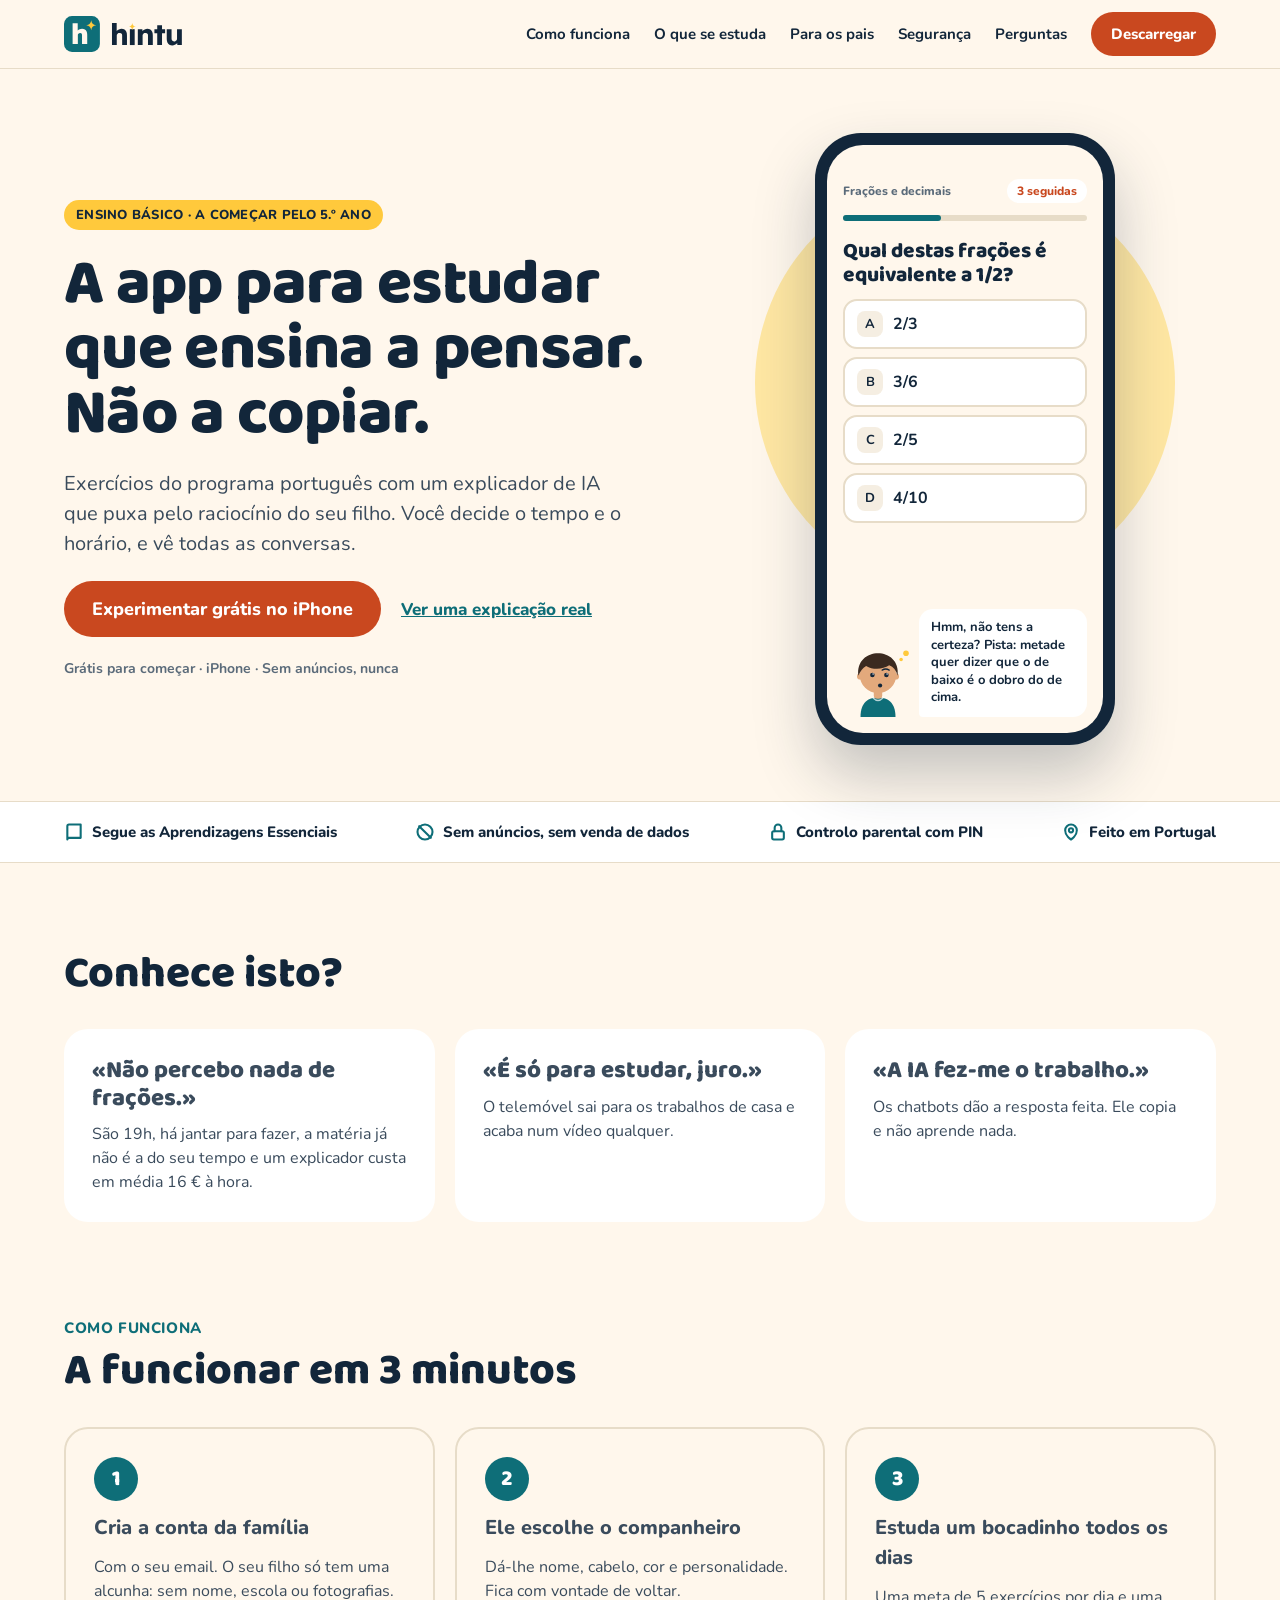
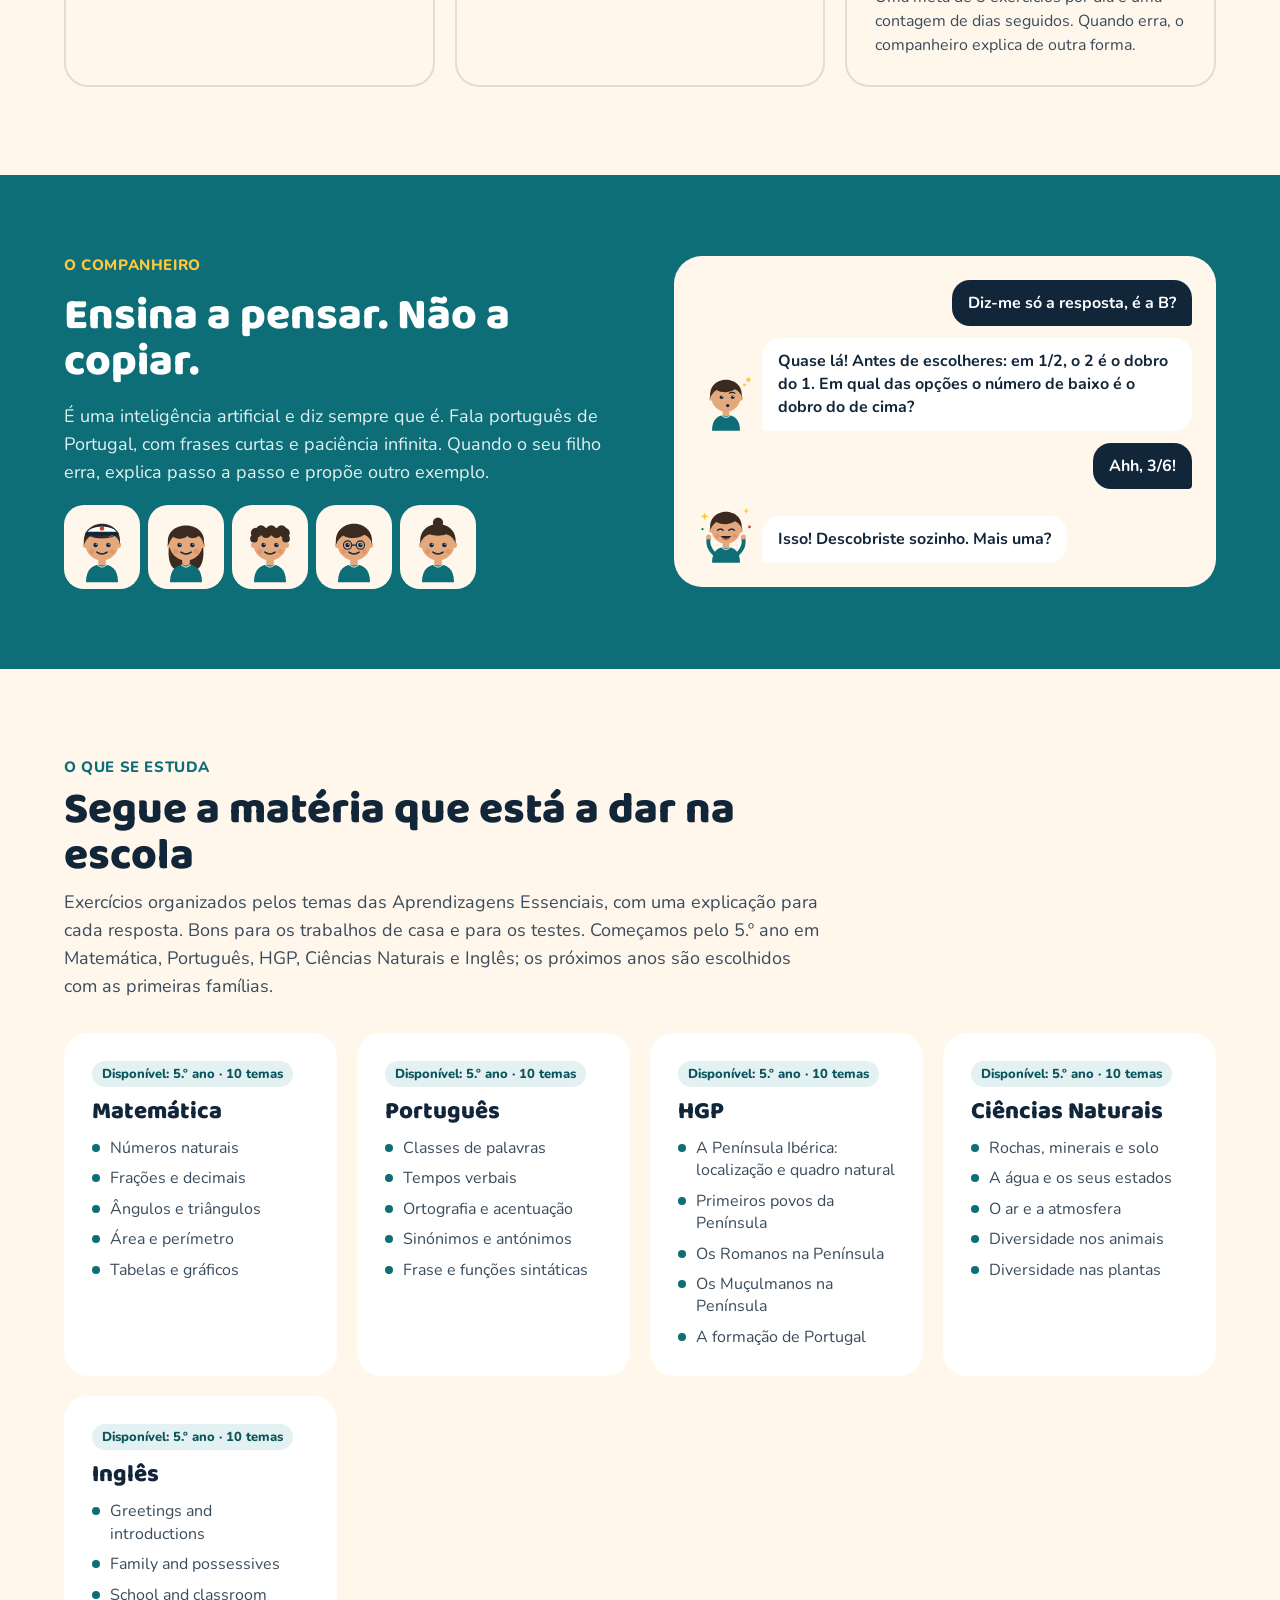
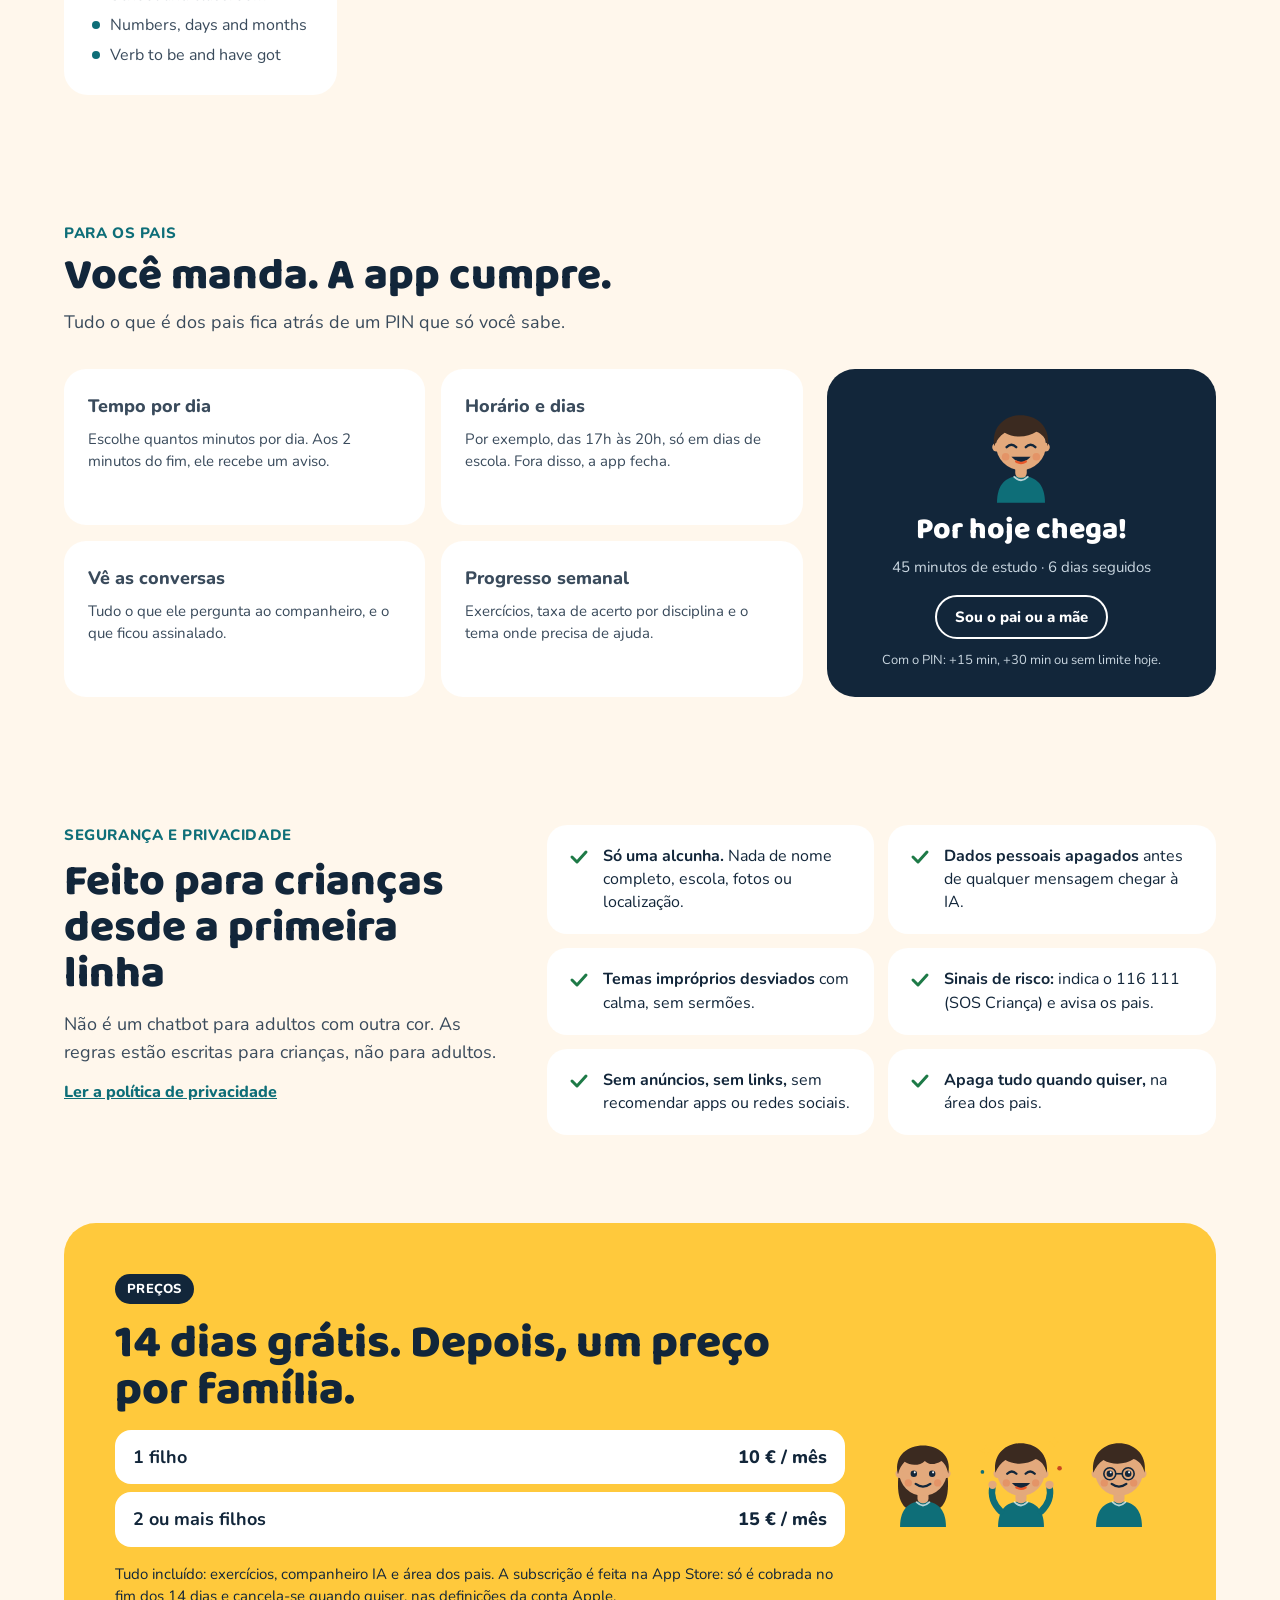
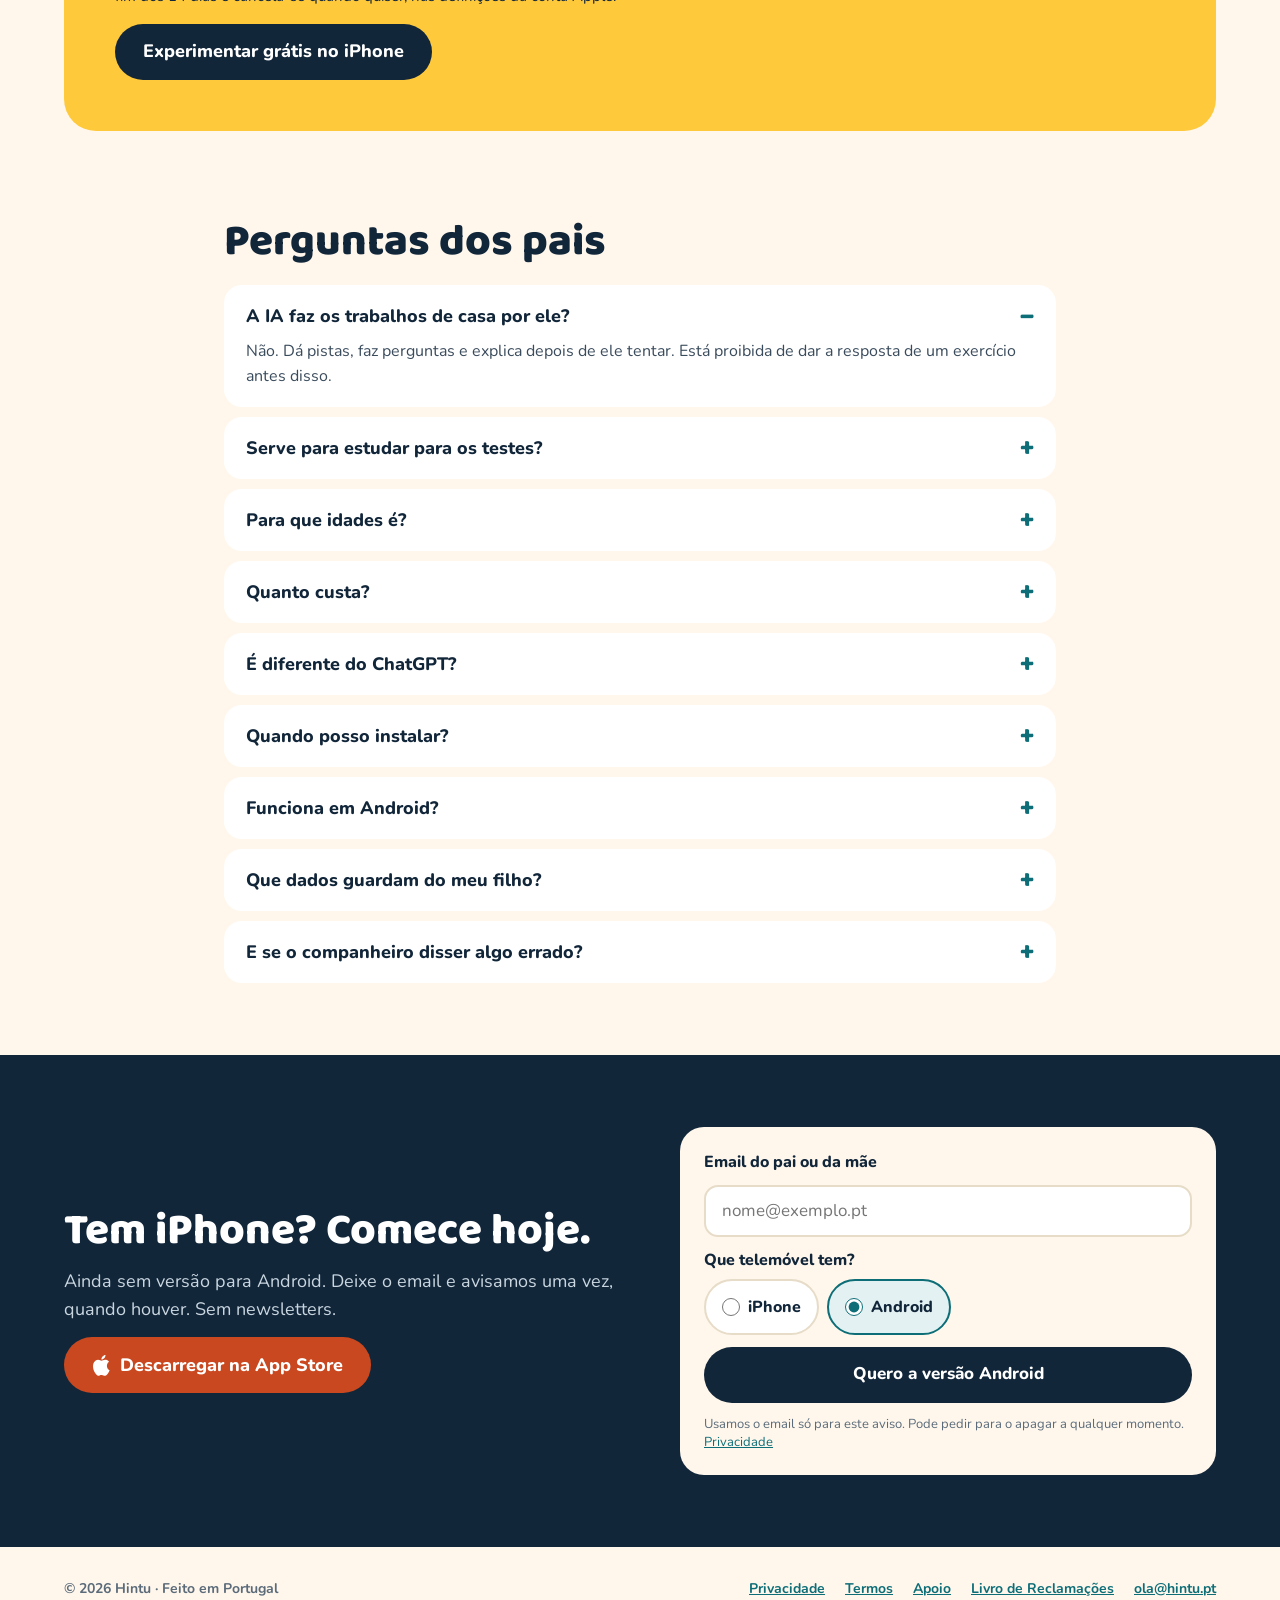
<file: index.html>
<!DOCTYPE html>
<html lang="pt-PT">
<head>
<meta charset="utf-8">
<meta name="viewport" content="width=device-width, initial-scale=1, viewport-fit=cover">
<title>Hintu · App para estudar com IA que dá pistas, não respostas</title>
<meta name="description" content="App para estudar com um explicador de IA que dá pistas em vez de respostas. Exercícios de Matemática, Português, HGP, Ciências Naturais e Inglês do programa, a começar pelo 5.º ano. Os pais controlam o tempo e veem as conversas.">
<link rel="canonical" href="https://hintu.pt/">
<meta name="theme-color" content="#FFF7EC">
<link rel="icon" href="/favicon.svg?v=2" type="image/svg+xml">
<link rel="icon" href="/favicon.ico?v=2" sizes="32x32">
<link rel="apple-touch-icon" href="/apple-touch-icon.png?v=2">
<meta property="og:type" content="website">
<meta property="og:locale" content="pt_PT">
<meta property="og:site_name" content="Hintu">
<meta property="og:url" content="https://hintu.pt/">
<meta property="og:title" content="Hintu · A app para estudar que ensina a pensar. Não a copiar.">
<meta property="og:description" content="Um explicador de IA que dá pistas em vez de respostas, com exercícios do programa português. Os pais controlam o tempo e veem as conversas.">
<meta property="og:image" content="https://hintu.pt/og.png?v=2">
<meta property="og:image:width" content="1200">
<meta property="og:image:height" content="630">
<meta name="twitter:card" content="summary_large_image">
<meta name="twitter:title" content="Hintu · A app para estudar que ensina a pensar. Não a copiar.">
<meta name="twitter:description" content="Um explicador de IA que dá pistas em vez de respostas, com exercícios do programa português. Os pais controlam o tempo e veem as conversas.">
<link rel="preload" href="/baloo-2-latin-800-normal.woff2" as="font" type="font/woff2" crossorigin>
<link rel="preload" href="/nunito-latin-400-normal.woff2" as="font" type="font/woff2" crossorigin>
<link rel="stylesheet" href="/site.css?v=2">
<script type="application/ld+json">
{
  "@context": "https://schema.org",
  "@graph": [
    {
      "@type": "Organization",
      "@id": "https://hintu.pt/#org",
      "name": "Hintu",
      "url": "https://hintu.pt/",
      "logo": "https://hintu.pt/apple-touch-icon.png",
      "email": "ola@hintu.pt",
      "contactPoint": [
        {"@type": "ContactPoint", "contactType": "customer support", "email": "apoio@hintu.pt", "availableLanguage": "pt-PT"},
        {"@type": "ContactPoint", "contactType": "privacy", "email": "privacidade@hintu.pt", "availableLanguage": "pt-PT"}
      ]
    },
    {
      "@type": "WebSite",
      "@id": "https://hintu.pt/#site",
      "url": "https://hintu.pt/",
      "name": "Hintu",
      "inLanguage": "pt-PT",
      "publisher": {"@id": "https://hintu.pt/#org"}
    },
    {
      "@type": "MobileApplication",
      "name": "Hintu",
      "operatingSystem": "iOS",
      "applicationCategory": "EducationalApplication",
      "url": "https://hintu.pt/",
      "inLanguage": "pt-PT",
      "offers": {"@type": "AggregateOffer", "lowPrice": "10", "highPrice": "15", "priceCurrency": "EUR", "offerCount": 2},
      "audience": {"@type": "EducationalAudience", "educationalRole": "student", "audienceType": "Alunos do ensino básico"},
      "description": "App para estudar com um explicador de IA que dá pistas em vez de respostas. Exercícios de Matemática, Português, HGP, Ciências Naturais e Inglês segundo as Aprendizagens Essenciais, a começar pelo 5.º ano, com controlo parental de tempo e horário.",
      "publisher": {"@id": "https://hintu.pt/#org"}
    },
    {
      "@type": "FAQPage",
      "mainEntity": [
        {"@type": "Question", "name": "A IA faz os trabalhos de casa por ele?", "acceptedAnswer": {"@type": "Answer", "text": "Não. Dá pistas, faz perguntas e explica depois de ele tentar. Está proibida de dar a resposta de um exercício antes disso."}},
        {"@type": "Question", "name": "Serve para estudar para os testes?", "acceptedAnswer": {"@type": "Answer", "text": "Sim. Os exercícios seguem os temas que estão a dar na escola, segundo as Aprendizagens Essenciais, e o companheiro explica de outra forma quando o aluno erra. Neste momento cobrimos o 5.º ano em Matemática, Português, HGP, Ciências Naturais e Inglês."}},
        {"@type": "Question", "name": "Para que idades é?", "acceptedAnswer": {"@type": "Answer", "text": "Para o ensino básico. Começamos pelo 5.º ano (10 a 11 anos) e vamos acrescentar os outros anos, pela ordem que as primeiras famílias escolherem."}},
        {"@type": "Question", "name": "Quanto custa?", "acceptedAnswer": {"@type": "Answer", "text": "Os primeiros 14 dias são grátis. Depois: 10 € por mês (1 filho) ou 15 € por mês (2 ou mais filhos). Cancele quando quiser."}},
        {"@type": "Question", "name": "É diferente do ChatGPT?", "acceptedAnswer": {"@type": "Answer", "text": "Sim. O ChatGPT dá a resposta feita. A Hintu está proibida de a dar antes de o seu filho tentar, foi feita só para crianças e os pais veem todas as conversas (a conversa livre só existe se os pais a ligarem)."}},
        {"@type": "Question", "name": "Funciona em Android?", "acceptedAnswer": {"@type": "Answer", "text": "Ainda não. Deixe o email no fim da página, escolha Android, e enviamos o link quando houver."}},
        {"@type": "Question", "name": "Que dados guardam do meu filho?", "acceptedAnswer": {"@type": "Answer", "text": "A alcunha, o ano, as respostas aos exercícios e as conversas com o companheiro, para as poder ver. Pode apagar tudo a qualquer momento."}},
        {"@type": "Question", "name": "E se o companheiro disser algo errado?", "acceptedAnswer": {"@type": "Answer", "text": "Pode acontecer, como a qualquer pessoa. O seu filho pode reportar qualquer resposta com um toque, e os pais veem o aviso na área dos pais."}}
      ]
    }
  ]
}
</script>
<script>
  // Configuração do lançamento. No dia em que a app estiver na App Store, cola aqui o link.
  window.HINTU = { appStoreUrl: "https://apps.apple.com/pt/app/hintu/id6832057109" };
</script>
</head>
<body>
<a class="skip" href="#conteudo">Saltar para o conteúdo</a>

<header class="site">
  <nav class="main wrap" aria-label="Principal">
    <a href="/" class="logo" aria-label="Hintu, página inicial"><img src="/logo-hintu.svg" alt="Hintu" width="120" height="36"></a>
    <button class="menu-btn" type="button" aria-label="Abrir menu" aria-expanded="false" aria-controls="nav-links">
      <svg width="22" height="22" viewBox="0 0 24 24" aria-hidden="true" fill="none" stroke="#12263A" stroke-width="2.5" stroke-linecap="round"><path d="M4 7h16M4 12h16M4 17h16"/></svg>
    </button>
    <div class="nav-links" id="nav-links">
      <a href="#como">Como funciona</a>
      <a href="#materia">O que se estuda</a>
      <a href="#pais">Para os pais</a>
      <a href="#seguranca">Segurança</a>
      <a href="#perguntas">Perguntas</a>
      <a href="#lista" class="btn btn-coral btn-sm" data-cta data-cta-short>Reservar lugar</a>
    </div>
  </nav>
</header>

<main id="conteudo">
<section id="topo" class="hero wrap">
  <div class="hero-copy">
    <span class="badge">ENSINO BÁSICO · A COMEÇAR PELO 5.º ANO</span>
    <h1>A app para estudar que ensina a pensar. Não a copiar.</h1>
    <p class="sub">Exercícios do programa português com um explicador de IA que puxa pelo raciocínio do seu filho. Você decide o tempo e o horário, e vê todas as conversas.</p>
    <div class="cta-row">
      <a href="#lista" class="btn btn-coral" data-cta>
        <span>Reservar o meu lugar</span>
      </a>
      <a href="#companheiro" class="link-strong" data-alt>Ver uma explicação real</a>
    </div>
    <p class="micro" data-micro>14 dias grátis · iPhone · Sem anúncios, nunca</p>
  </div>

  <div class="hero-art">
    <div class="sun" aria-hidden="true"></div>
    <div class="phone" role="img" aria-label="Ecrã da app: exercício de frações com o companheiro a oferecer uma pista">
      <div class="screen">
        <div class="screen-top"><span>Frações e decimais</span><span class="streak">3 seguidas</span></div>
        <div class="bar"><i></i></div>
        <p class="q display">Qual destas frações é equivalente a 1/2?</p>
        <div class="opts">
          <div class="opt"><b>A</b>2/3</div>
          <div class="opt"><b>B</b>3/6</div>
          <div class="opt"><b>C</b>2/5</div>
          <div class="opt"><b>D</b>4/10</div>
        </div>
        <div class="hint">
          <img src="/pensar.svg" alt="" width="70" height="77">
          <p>Hmm, não tens a certeza? Pista: metade quer dizer que o de baixo é o dobro do de cima.</p>
        </div>
      </div>
    </div>
  </div>
</section>

<section class="trust" aria-label="Garantias">
  <div class="wrap">
    <span><svg width="20" height="20" viewBox="0 0 24 24" aria-hidden="true" fill="none" stroke="#0E6E78" stroke-width="2.5" stroke-linecap="round" stroke-linejoin="round"><path d="M4 19V5a2 2 0 0 1 2-2h14v16H6a2 2 0 0 0-2 2z"/></svg>Segue as Aprendizagens Essenciais</span>
    <span><svg width="20" height="20" viewBox="0 0 24 24" aria-hidden="true" fill="none" stroke="#0E6E78" stroke-width="2.5" stroke-linecap="round" stroke-linejoin="round"><circle cx="12" cy="12" r="9"/><path d="M5 5l14 14"/></svg>Sem anúncios, sem venda de dados</span>
    <span><svg width="20" height="20" viewBox="0 0 24 24" aria-hidden="true" fill="none" stroke="#0E6E78" stroke-width="2.5" stroke-linecap="round" stroke-linejoin="round"><rect x="5" y="11" width="14" height="10" rx="2"/><path d="M8 11V7a4 4 0 0 1 8 0v4"/></svg>Controlo parental com PIN</span>
    <span><svg width="20" height="20" viewBox="0 0 24 24" aria-hidden="true" fill="none" stroke="#0E6E78" stroke-width="2.5" stroke-linecap="round" stroke-linejoin="round"><path d="M12 21s-7-4.5-7-11a7 7 0 0 1 14 0c0 6.5-7 11-7 11z"/><circle cx="12" cy="10" r="2.5"/></svg>Feito em Portugal</span>
  </div>
</section>

<section class="section wrap" aria-labelledby="h-conhece">
  <h2 id="h-conhece" class="h2">Conhece isto?</h2>
  <div class="grid3">
    <div class="card"><p class="quote display">«Não percebo nada de frações.»</p><p>São 19h, há jantar para fazer, a matéria já não é a do seu tempo e um explicador custa em média 16 € à hora.</p></div>
    <div class="card"><p class="quote display">«É só para estudar, juro.»</p><p>O telemóvel sai para os trabalhos de casa e acaba num vídeo qualquer.</p></div>
    <div class="card"><p class="quote display">«A IA fez-me o trabalho.»</p><p>Os chatbots dão a resposta feita. Ele copia e não aprende nada.</p></div>
  </div>
</section>

<section id="como" class="section wrap" aria-labelledby="h-como" style="padding-top:56px">
  <div style="display:flex;flex-direction:column;gap:10px">
    <span class="eyebrow">COMO FUNCIONA</span>
    <h2 id="h-como" class="h2">A funcionar em 3 minutos</h2>
  </div>
  <ol class="steps grid3">
    <li class="step"><span class="n">1</span><p class="t">Cria a conta da família</p><p>Com o seu email. O seu filho só tem uma alcunha: sem nome, escola ou fotografias.</p></li>
    <li class="step"><span class="n">2</span><p class="t">Ele escolhe o companheiro</p><p>Dá-lhe nome, cabelo, cor e personalidade. Fica com vontade de voltar.</p></li>
    <li class="step"><span class="n">3</span><p class="t">Estuda um bocadinho todos os dias</p><p>Uma meta de 5 exercícios por dia e uma contagem de dias seguidos. Quando erra, o companheiro explica de outra forma.</p></li>
  </ol>
</section>

<section id="companheiro" class="teal" aria-labelledby="h-comp">
  <div class="wrap">
    <div class="copy">
      <span class="eyebrow">O COMPANHEIRO</span>
      <h2 id="h-comp" class="h2">Ensina a pensar. Não a copiar.</h2>
      <p class="lead">É uma inteligência artificial e diz sempre que é. Fala português de Portugal, com frases curtas e paciência infinita. Quando o seu filho erra, explica passo a passo e propõe outro exemplo.</p>
      <div class="avatars" aria-label="Alguns companheiros que a criança pode criar">
        <img src="/v-curto-chapeu.svg" alt="Companheiro de chapéu" width="76" height="84">
        <img src="/v-comprido-nenhum.svg" alt="Companheira de cabelo comprido" width="76" height="84">
        <img src="/v-encaracolado-nenhum.svg" alt="Companheiro de cabelo encaracolado" width="76" height="84">
        <img src="/v-curto-oculos.svg" alt="Companheiro de óculos" width="76" height="84">
        <img src="/v-apanhado-nenhum.svg" alt="Companheira de cabelo apanhado" width="76" height="84">
      </div>
    </div>
    <div class="chat" role="group" aria-label="Exemplo de conversa">
      <p class="me">Diz-me só a resposta, é a B?</p>
      <div class="it"><img src="/pensar.svg" alt="" width="56" height="62"><p>Quase lá! Antes de escolheres: em 1/2, o 2 é o dobro do 1. Em qual das opções o número de baixo é o dobro do de cima?</p></div>
      <p class="me">Ahh, 3/6!</p>
      <div class="it"><img src="/celebrar.svg" alt="" width="56" height="62"><p>Isso! Descobriste sozinho. Mais uma?</p></div>
    </div>
  </div>
</section>

<section id="materia" class="section wrap" aria-labelledby="h-materia">
  <div style="display:flex;flex-direction:column;gap:10px;max-width:760px">
    <span class="eyebrow">O QUE SE ESTUDA</span>
    <h2 id="h-materia" class="h2">Segue a matéria que está a dar na escola</h2>
    <p class="lead">Exercícios organizados pelos temas das Aprendizagens Essenciais, com uma explicação para cada resposta. Bons para os trabalhos de casa e para os testes. Começamos pelo 5.º ano em Matemática, Português, HGP, Ciências Naturais e Inglês; os próximos anos são escolhidos com as primeiras famílias.</p>
  </div>
  <div class="subjects">
    <div class="subj">
      <span class="tag">Disponível: 5.º ano · 10 temas</span>
      <h3>Matemática</h3>
      <ul>
        <li>Números naturais</li>
        <li>Frações e decimais</li>
        <li>Ângulos e triângulos</li>
        <li>Área e perímetro</li>
        <li>Tabelas e gráficos</li>
      </ul>
    </div>
    <div class="subj">
      <span class="tag">Disponível: 5.º ano · 10 temas</span>
      <h3>Português</h3>
      <ul>
        <li>Classes de palavras</li>
        <li>Tempos verbais</li>
        <li>Ortografia e acentuação</li>
        <li>Sinónimos e antónimos</li>
        <li>Frase e funções sintáticas</li>
      </ul>
    </div>
    <div class="subj">
      <span class="tag">Disponível: 5.º ano · 10 temas</span>
      <h3>HGP</h3>
      <ul>
        <li>A Península Ibérica: localização e quadro natural</li>
        <li>Primeiros povos da Península</li>
        <li>Os Romanos na Península</li>
        <li>Os Muçulmanos na Península</li>
        <li>A formação de Portugal</li>
      </ul>
    </div>
    <div class="subj">
      <span class="tag">Disponível: 5.º ano · 10 temas</span>
      <h3>Ciências Naturais</h3>
      <ul>
        <li>Rochas, minerais e solo</li>
        <li>A água e os seus estados</li>
        <li>O ar e a atmosfera</li>
        <li>Diversidade nos animais</li>
        <li>Diversidade nas plantas</li>
      </ul>
    </div>
    <div class="subj">
      <span class="tag">Disponível: 5.º ano · 10 temas</span>
      <h3>Inglês</h3>
      <ul>
        <li>Greetings and introductions</li>
        <li>Family and possessives</li>
        <li>School and classroom</li>
        <li>Numbers, days and months</li>
        <li>Verb to be and have got</li>
      </ul>
    </div>
  </div>
</section>

<section id="pais" class="section wrap" aria-labelledby="h-pais" style="padding-bottom:56px">
  <div style="display:flex;flex-direction:column;gap:10px;max-width:720px">
    <span class="eyebrow">PARA OS PAIS</span>
    <h2 id="h-pais" class="h2">Você manda. A app cumpre.</h2>
    <p class="lead">Tudo o que é dos pais fica atrás de um PIN que só você sabe.</p>
  </div>
  <div class="parents-row">
    <div class="feat">
      <div><p class="t">Tempo por dia</p><p>Escolhe quantos minutos por dia. Aos 2 minutos do fim, ele recebe um aviso.</p></div>
      <div><p class="t">Horário e dias</p><p>Por exemplo, das 17h às 20h, só em dias de escola. Fora disso, a app fecha.</p></div>
      <div><p class="t">Vê as conversas</p><p>Tudo o que ele pergunta ao companheiro, e o que ficou assinalado.</p></div>
      <div><p class="t">Progresso semanal</p><p>Exercícios, taxa de acerto por disciplina e o tema onde precisa de ajuda.</p></div>
    </div>
    <div class="lock" role="img" aria-label="Ecrã de bloqueio da app: Por hoje chega, com botão para os pais">
      <img src="/feliz.svg" alt="" width="96" height="106">
      <p class="big display" style="color:#fff">Por hoje chega!</p>
      <p>45 minutos de estudo · 6 dias seguidos</p>
      <span class="pill">Sou o pai ou a mãe</span>
      <small>Com o PIN: +15 min, +30 min ou sem limite hoje.</small>
    </div>
  </div>
</section>

<section id="seguranca" class="safety wrap" aria-labelledby="h-seg">
  <div class="copy">
    <span class="eyebrow">SEGURANÇA E PRIVACIDADE</span>
    <h2 id="h-seg" class="h2">Feito para crianças desde a primeira linha</h2>
    <p class="lead">Não é um chatbot para adultos com outra cor. As regras estão escritas para crianças, não para adultos.</p>
    <a href="/privacidade" style="font-weight:800;font-size:16px">Ler a política de privacidade</a>
  </div>
  <ul class="checks">
    <li><svg width="24" height="24" viewBox="0 0 24 24" aria-hidden="true" fill="none" stroke="#1E7A47" stroke-width="3" stroke-linecap="round" stroke-linejoin="round"><path d="M5 12l5 5 9-10"/></svg><span><b>Só uma alcunha.</b> Nada de nome completo, escola, fotos ou localização.</span></li>
    <li><svg width="24" height="24" viewBox="0 0 24 24" aria-hidden="true" fill="none" stroke="#1E7A47" stroke-width="3" stroke-linecap="round" stroke-linejoin="round"><path d="M5 12l5 5 9-10"/></svg><span><b>Dados pessoais apagados</b> antes de qualquer mensagem chegar à IA.</span></li>
    <li><svg width="24" height="24" viewBox="0 0 24 24" aria-hidden="true" fill="none" stroke="#1E7A47" stroke-width="3" stroke-linecap="round" stroke-linejoin="round"><path d="M5 12l5 5 9-10"/></svg><span><b>Temas impróprios desviados</b> com calma, sem sermões.</span></li>
    <li><svg width="24" height="24" viewBox="0 0 24 24" aria-hidden="true" fill="none" stroke="#1E7A47" stroke-width="3" stroke-linecap="round" stroke-linejoin="round"><path d="M5 12l5 5 9-10"/></svg><span><b>Sinais de risco:</b> indica o 116 111 (SOS Criança) e avisa os pais.</span></li>
    <li><svg width="24" height="24" viewBox="0 0 24 24" aria-hidden="true" fill="none" stroke="#1E7A47" stroke-width="3" stroke-linecap="round" stroke-linejoin="round"><path d="M5 12l5 5 9-10"/></svg><span><b>Sem anúncios, sem links,</b> sem recomendar apps ou redes sociais.</span></li>
    <li><svg width="24" height="24" viewBox="0 0 24 24" aria-hidden="true" fill="none" stroke="#1E7A47" stroke-width="3" stroke-linecap="round" stroke-linejoin="round"><path d="M5 12l5 5 9-10"/></svg><span><b>Apaga tudo quando quiser,</b> na área dos pais.</span></li>
  </ul>
</section>

<section id="precos" class="founders wrap" aria-labelledby="h-precos">
  <div class="box">
    <div class="copy">
      <span class="tag">PREÇOS</span>
      <h2 id="h-precos">14 dias grátis. Depois, um preço por família.</h2>
      <ul class="price-list">
        <li><span>1 filho</span><b>10 € / mês</b></li>
        <li><span>2 ou mais filhos</span><b>15 € / mês</b></li>
      </ul>
      <p class="fine-dark">Tudo incluído: exercícios, companheiro IA e área dos pais. A subscrição é feita na App Store: só é cobrada no fim dos 14 dias e cancela-se quando quiser, nas definições da conta Apple.</p>
      <div class="cta-row">
        <a href="#lista" class="btn btn-ink" data-cta><span>Reservar o meu lugar</span></a>
      </div>
    </div>
    <div class="pals" aria-hidden="true">
      <img src="/v-comprido-nenhum.svg" alt="" width="92" height="101">
      <img src="/celebrar.svg" alt="" width="110" height="121">
      <img src="/v-curto-oculos.svg" alt="" width="92" height="101">
    </div>
  </div>
</section>

<section id="perguntas" class="faq" aria-labelledby="h-faq">
  <h2 id="h-faq" class="h2">Perguntas dos pais</h2>
  <div style="display:flex;flex-direction:column;gap:10px">
    <details open><summary>A IA faz os trabalhos de casa por ele?</summary><p>Não. Dá pistas, faz perguntas e explica depois de ele tentar. Está proibida de dar a resposta de um exercício antes disso.</p></details>
    <details><summary>Serve para estudar para os testes?</summary><p>Sim. Os exercícios seguem os temas que estão a dar na escola, segundo as Aprendizagens Essenciais, e o companheiro explica de outra forma quando o aluno erra. Neste momento cobrimos o 5.º ano em Matemática, Português, HGP, Ciências Naturais e Inglês.</p></details>
    <details><summary>Para que idades é?</summary><p>Para o ensino básico. Começamos pelo 5.º ano (10 a 11 anos) e vamos acrescentar os outros anos, pela ordem que as primeiras famílias escolherem.</p></details>
    <details><summary>Quanto custa?</summary><p>Os primeiros 14 dias são grátis. Depois, 10 € por mês para 1 filho ou 15 € por mês para 2 ou mais filhos. Só é cobrado no fim dos 14 dias e pode cancelar antes, nas definições da conta Apple. <a href="#precos">Ver preços</a></p></details>
    <details><summary>É diferente do ChatGPT?</summary><p>Sim. O ChatGPT dá a resposta feita. A Hintu está proibida de a dar antes de o seu filho tentar, foi feita só para crianças e os pais veem todas as conversas (a conversa livre só existe se os pais a ligarem).</p></details>
    <details><summary>Quando posso instalar?</summary><p data-faq-install>Em breve. Reserve o lugar no fim da página e enviamos o link no dia do lançamento.</p></details>
    <details><summary>Funciona em Android?</summary><p>Ainda não. Deixe o email no fim da página, escolha Android, e enviamos o link quando houver.</p></details>
    <details><summary>Que dados guardam do meu filho?</summary><p>A alcunha, o ano, as respostas aos exercícios e as conversas com o companheiro, para as poder ver. Pode apagar tudo a qualquer momento. Para pedir uma cópia ou apagar dados, escreva para <a href="mailto:privacidade@hintu.pt">privacidade@hintu.pt</a>. Os detalhes estão na <a href="/privacidade">política de privacidade</a>.</p></details>
    <details><summary>E se o companheiro disser algo errado?</summary><p>Pode acontecer, como a qualquer pessoa. O seu filho pode reportar qualquer resposta com um toque, e os pais veem o aviso na área dos pais.</p></details>
  </div>
</section>

<section id="lista" class="final" aria-labelledby="h-final">
  <div class="wrap">
    <div class="copy">
      <h2 id="h-final" class="h2" data-final-title>Reserve o lugar do seu filho.</h2>
      <p class="lead" data-final-lead>As primeiras famílias recebem o link no dia do lançamento e ajudam a decidir que anos e disciplinas vêm a seguir. Um email, sem newsletters.</p>
      <a href="#" class="btn btn-coral" data-store-only hidden style="align-self:flex-start">
        <svg class="apple" viewBox="0 0 18 22" aria-hidden="true"><path d="M14.9 11.7c0-2.6 2.1-3.8 2.2-3.9-1.2-1.8-3.1-2-3.7-2-1.6-.2-3.1.9-3.9.9-.8 0-2-.9-3.4-.9C4.4 5.9 2.8 7 1.9 8.6c-1.8 3.2-.5 7.9 1.3 10.5.9 1.3 1.9 2.7 3.2 2.6 1.3-.1 1.8-.8 3.3-.8 1.6 0 2 .8 3.4.8 1.4 0 2.3-1.3 3.1-2.6 1-1.5 1.4-2.9 1.4-3 0 0-2.7-1-2.7-4.4zM12.4 4.1c.7-.9 1.2-2 1.1-3.1-1 0-2.3.7-3 1.6-.7.8-1.2 2-1.1 3 1.1.1 2.3-.6 3-1.5z" fill="#FFFFFF"/></svg>
        <span>Descarregar na App Store</span>
      </a>
    </div>
    <form class="wait" novalidate>
      <div class="fields">
        <label for="email-lista">Email do pai ou da mãe</label>
        <input id="email-lista" name="email" type="email" placeholder="nome@exemplo.pt" autocomplete="email" inputmode="email" required>
        <fieldset class="plat">
          <legend>Que telemóvel tem?</legend>
          <label><input type="radio" name="plataforma" value="ios" checked> iPhone</label>
          <label><input type="radio" name="plataforma" value="android"> Android</label>
        </fieldset>
        <p class="err" role="alert"></p>
        <button type="submit" class="btn btn-ink" style="width:100%;font-size:17px">Reservar o meu lugar</button>
        <p class="fine">Usamos o email só para este aviso. Pode pedir para o apagar a qualquer momento. <a href="/privacidade">Privacidade</a></p>
      </div>
      <div class="thanks" aria-live="polite">
        <p class="display" style="font-size:26px;line-height:1.1">Lugar reservado!</p>
        <p style="font-size:16px;line-height:1.5;color:#3A4B5C">Avisamos <b class="who"></b> <span class="when">no dia do lançamento</span>.</p>
      </div>
    </form>
  </div>
</section>
</main>

<footer class="site wrap">
  <span>© 2026 Hintu · Feito em Portugal</span>
  <nav aria-label="Rodapé">
    <a href="/privacidade">Privacidade</a>
    <a href="/termos">Termos</a>
    <a href="/apoio">Apoio</a>
    <a href="https://www.livroreclamacoes.pt" target="_blank" rel="noopener">Livro de Reclamações</a>
    <a href="mailto:ola@hintu.pt">ola@hintu.pt</a>
  </nav>
</footer>

<div class="sticky-cta" aria-hidden="true">
  <a href="#lista" class="btn btn-coral" data-cta tabindex="-1">
    <span>Reservar o meu lugar</span>
  </a>
  <p data-sticky-note>Lançamento em breve · iPhone · 14 dias grátis</p>
</div>

<script src="/site.js?v=3" defer></script>
<script defer src="https://static.cloudflareinsights.com/beacon.min.js" data-cf-beacon='{"token": "89fdaeefa7e04f49ab7139c86f5a6e63"}'></script>
</body>
</html>
</file>
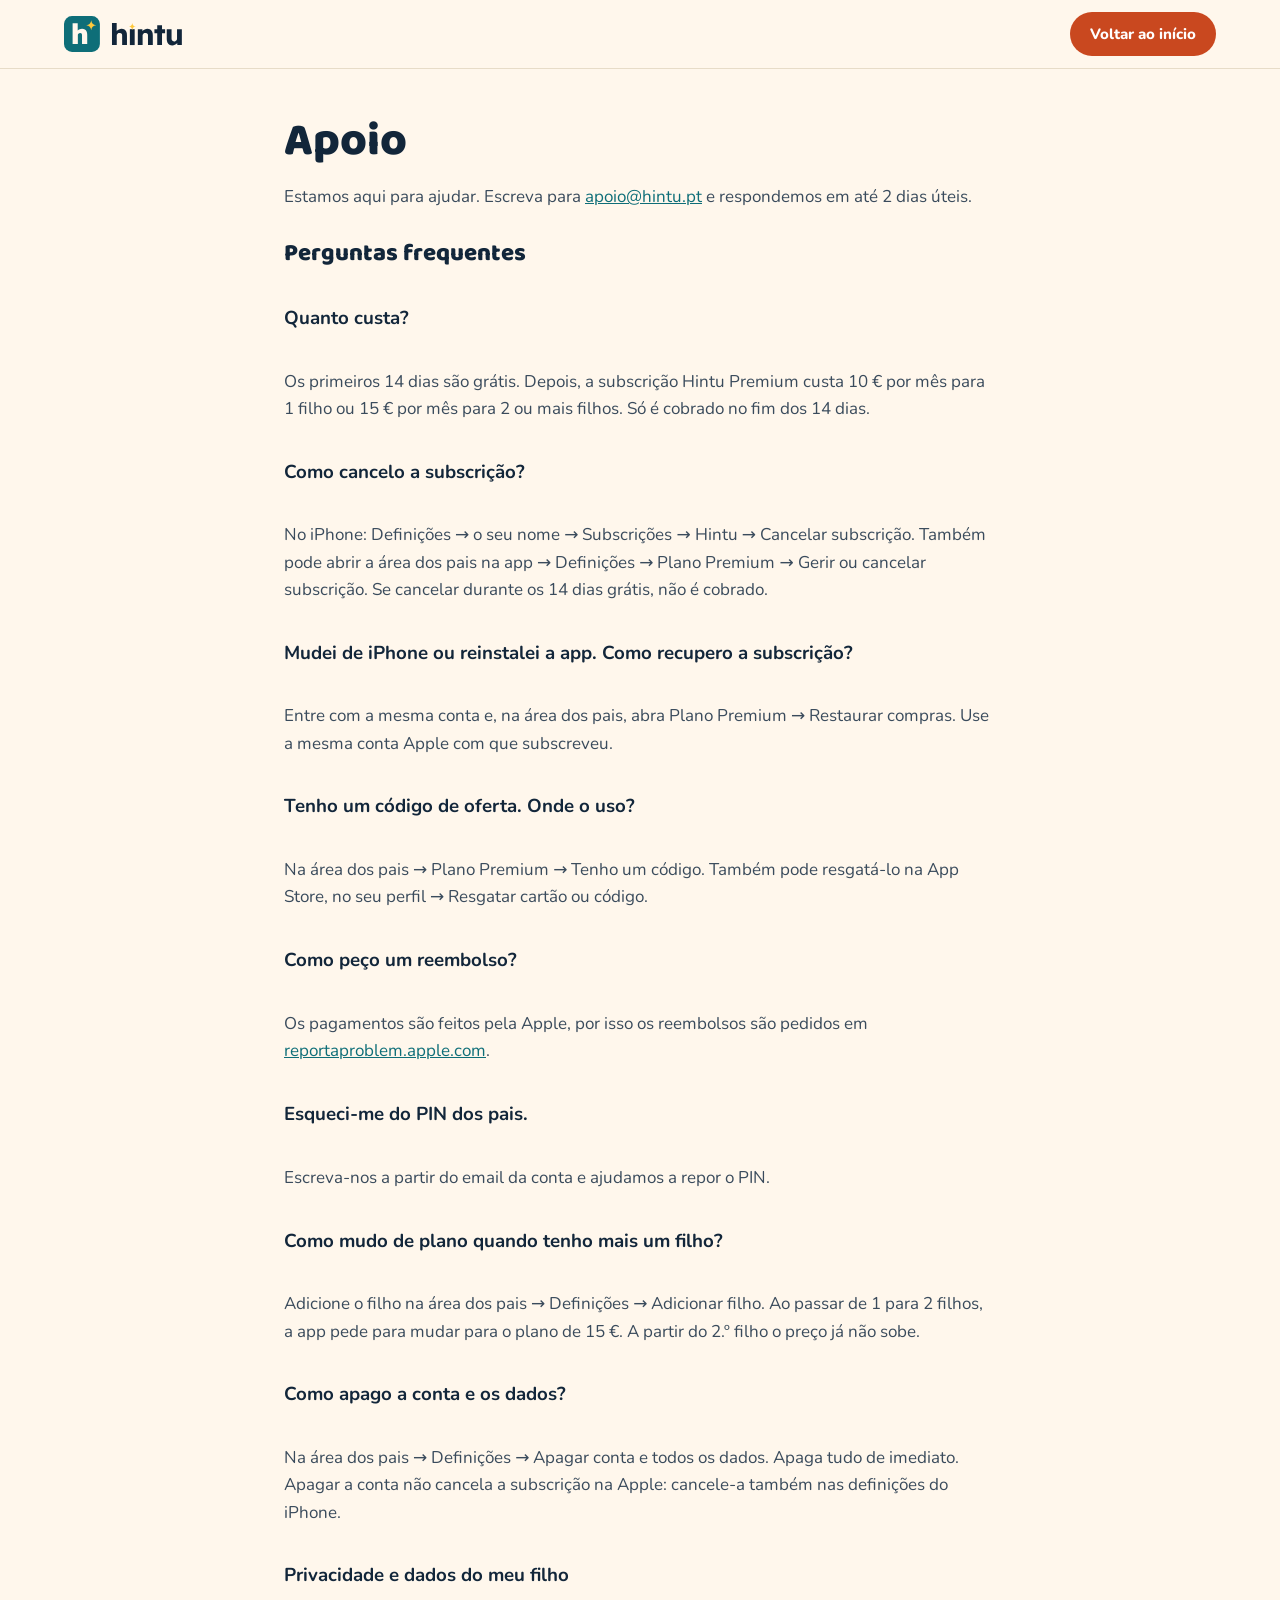
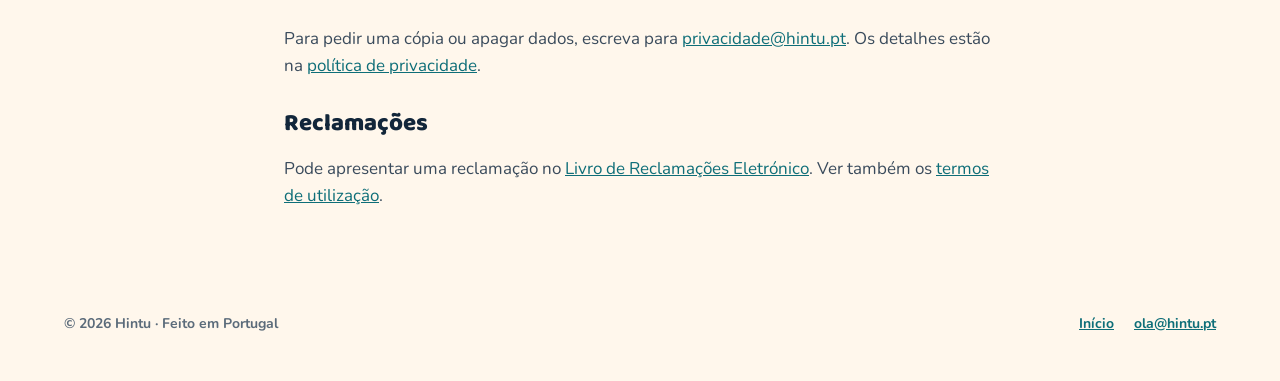
<file: apoio.html>
<!DOCTYPE html>
<html lang="pt-PT">
<head>
<meta charset="utf-8">
<meta name="viewport" content="width=device-width, initial-scale=1, viewport-fit=cover">
<title>Apoio · Hintu</title>
<meta name="description" content="Apoio da Hintu: contacto, subscrição, cancelamento, códigos de oferta, apagar a conta e privacidade.">
<link rel="canonical" href="https://hintu.pt/apoio">
<meta name="theme-color" content="#FFF7EC">
<link rel="icon" href="/favicon.svg?v=2" type="image/svg+xml">
<link rel="icon" href="/favicon.ico?v=2" sizes="32x32">
<link rel="apple-touch-icon" href="/apple-touch-icon.png?v=2">
<link rel="stylesheet" href="/site.css?v=2">
</head>
<body>
<a class="skip" href="#conteudo">Saltar para o conteúdo</a>
<header class="site">
  <nav class="main wrap" aria-label="Principal">
    <a href="/" class="logo" aria-label="Hintu, página inicial"><img src="/logo-hintu.svg" alt="Hintu" width="120" height="36"></a>
    <a href="/" class="btn btn-coral btn-sm">Voltar ao início</a>
  </nav>
</header>

<main id="conteudo" class="legal">
  <h1>Apoio</h1>
  <p>Estamos aqui para ajudar. Escreva para <a href="mailto:apoio@hintu.pt">apoio@hintu.pt</a> e respondemos em até 2 dias úteis.</p>

  <h2>Perguntas frequentes</h2>

  <h3>Quanto custa?</h3>
  <p>Os primeiros 14 dias são grátis. Depois, a subscrição Hintu Premium custa 10 € por mês para 1 filho ou 15 € por mês para 2 ou mais filhos. Só é cobrado no fim dos 14 dias.</p>

  <h3>Como cancelo a subscrição?</h3>
  <p>No iPhone: Definições → o seu nome → Subscrições → Hintu → Cancelar subscrição. Também pode abrir a área dos pais na app → Definições → Plano Premium → Gerir ou cancelar subscrição. Se cancelar durante os 14 dias grátis, não é cobrado.</p>

  <h3>Mudei de iPhone ou reinstalei a app. Como recupero a subscrição?</h3>
  <p>Entre com a mesma conta e, na área dos pais, abra Plano Premium → Restaurar compras. Use a mesma conta Apple com que subscreveu.</p>

  <h3>Tenho um código de oferta. Onde o uso?</h3>
  <p>Na área dos pais → Plano Premium → Tenho um código. Também pode resgatá-lo na App Store, no seu perfil → Resgatar cartão ou código.</p>

  <h3>Como peço um reembolso?</h3>
  <p>Os pagamentos são feitos pela Apple, por isso os reembolsos são pedidos em <a href="https://reportaproblem.apple.com" target="_blank" rel="noopener">reportaproblem.apple.com</a>.</p>

  <h3>Esqueci-me do PIN dos pais.</h3>
  <p>Escreva-nos a partir do email da conta e ajudamos a repor o PIN.</p>

  <h3>Como mudo de plano quando tenho mais um filho?</h3>
  <p>Adicione o filho na área dos pais → Definições → Adicionar filho. Ao passar de 1 para 2 filhos, a app pede para mudar para o plano de 15 €. A partir do 2.º filho o preço já não sobe.</p>

  <h3>Como apago a conta e os dados?</h3>
  <p>Na área dos pais → Definições → Apagar conta e todos os dados. Apaga tudo de imediato. Apagar a conta não cancela a subscrição na Apple: cancele-a também nas definições do iPhone.</p>

  <h3>Privacidade e dados do meu filho</h3>
  <p>Para pedir uma cópia ou apagar dados, escreva para <a href="mailto:privacidade@hintu.pt">privacidade@hintu.pt</a>. Os detalhes estão na <a href="/privacidade">política de privacidade</a>.</p>

  <h2>Reclamações</h2>
  <p>Pode apresentar uma reclamação no <a href="https://www.livroreclamacoes.pt" target="_blank" rel="noopener">Livro de Reclamações Eletrónico</a>. Ver também os <a href="/termos">termos de utilização</a>.</p>
</main>

<footer class="site wrap">
  <span>© 2026 Hintu · Feito em Portugal</span>
  <nav aria-label="Rodapé">
    <a href="/">Início</a>
    <a href="mailto:ola@hintu.pt">ola@hintu.pt</a>
  </nav>
</footer>
<script defer src="https://static.cloudflareinsights.com/beacon.min.js" data-cf-beacon='{"token": "89fdaeefa7e04f49ab7139c86f5a6e63"}'></script>
</body>
</html>
</file>
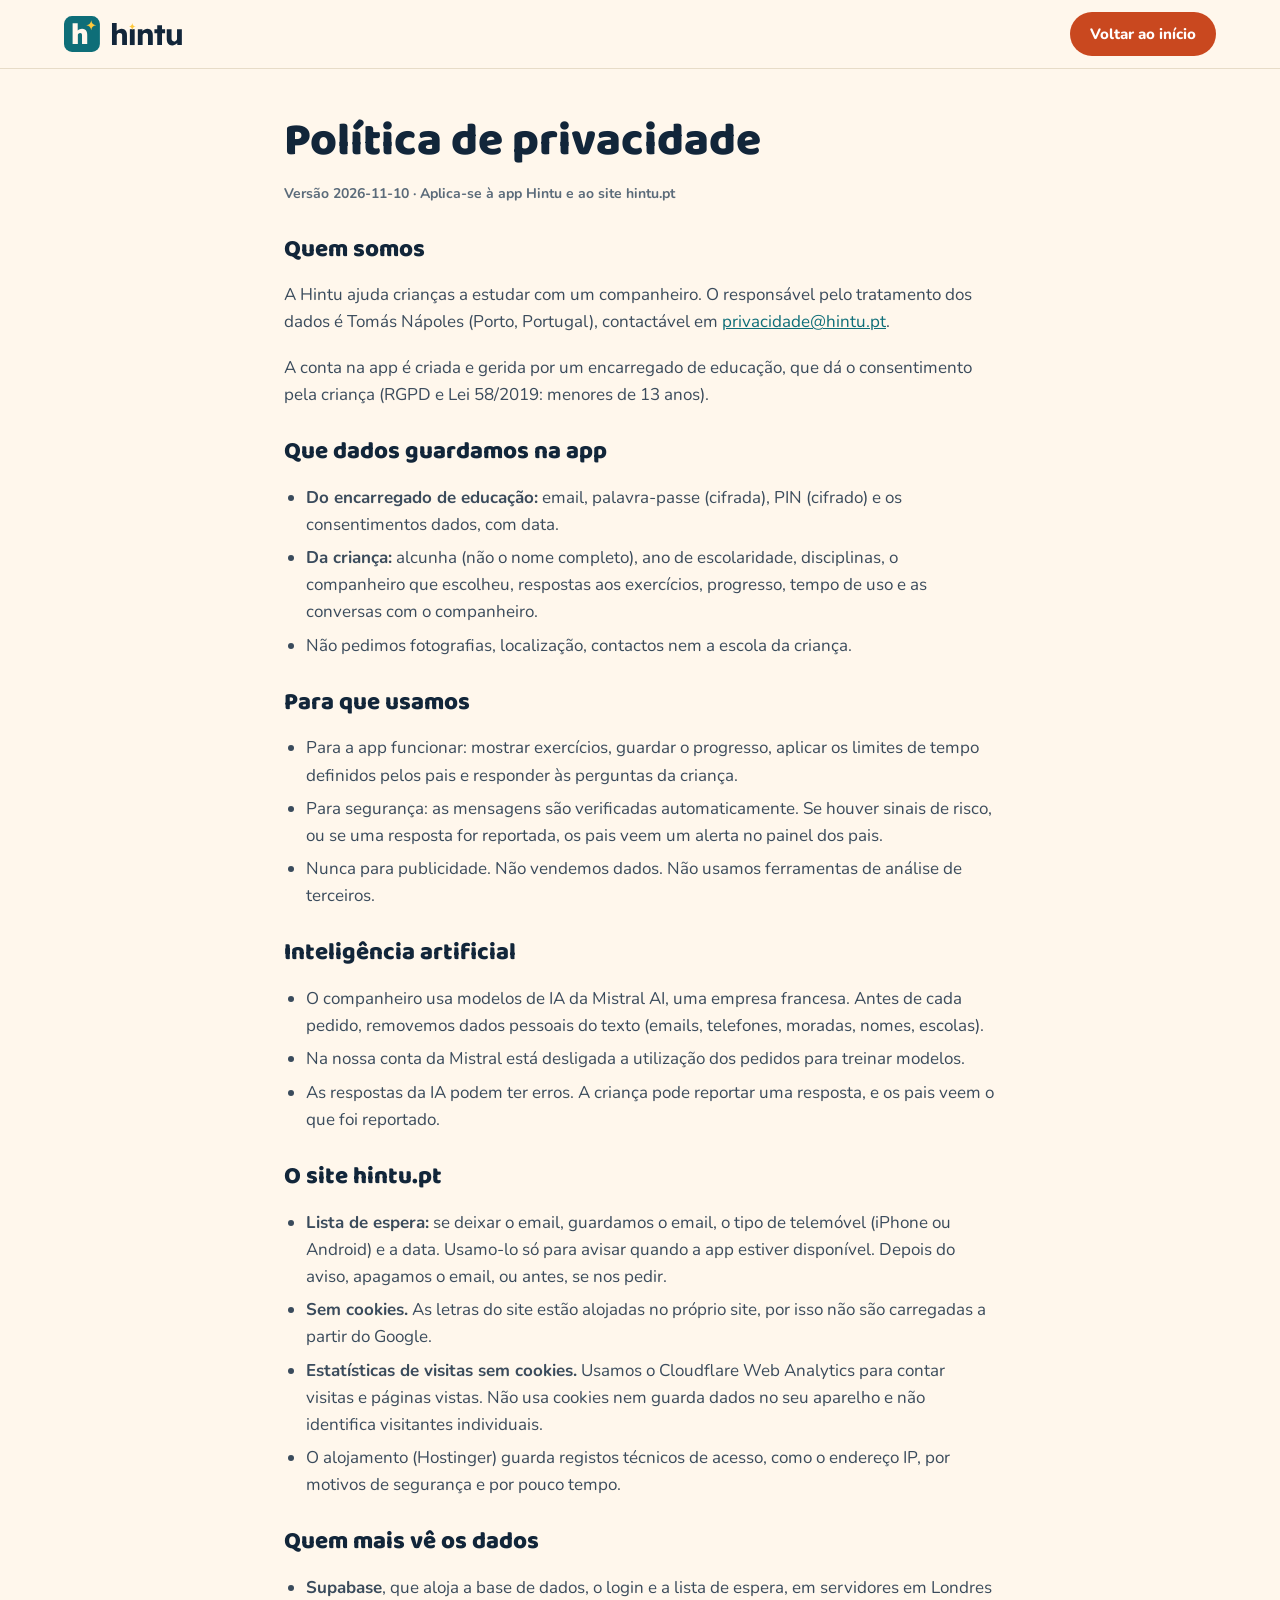
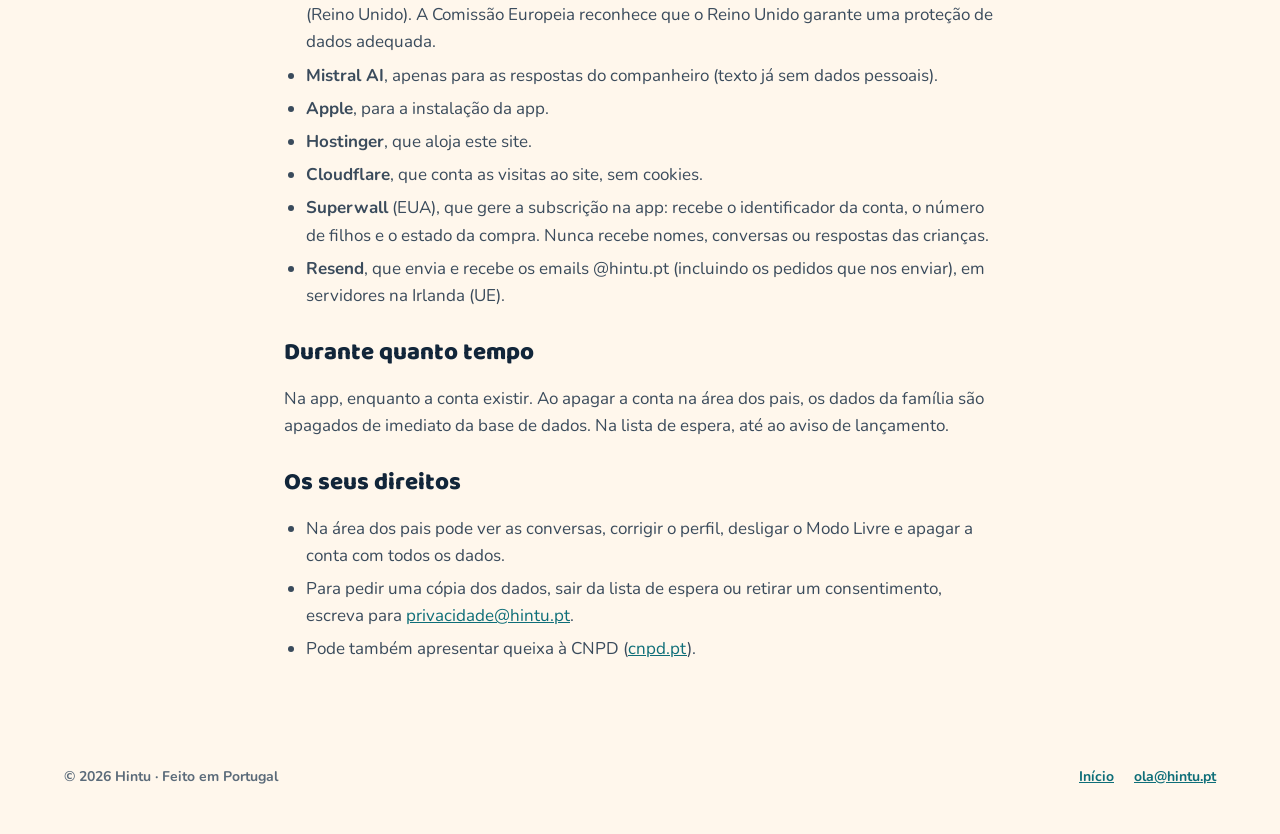
<file: privacidade.html>
<!DOCTYPE html>
<html lang="pt-PT">
<head>
<meta charset="utf-8">
<meta name="viewport" content="width=device-width, initial-scale=1, viewport-fit=cover">
<title>Política de privacidade · Hintu</title>
<meta name="description" content="Que dados a Hintu guarda, para quê, quem mais os vê e como os pode apagar. App de estudo do 5.º ano com companheiro de IA.">
<link rel="canonical" href="https://hintu.pt/privacidade">
<meta name="theme-color" content="#FFF7EC">
<link rel="icon" href="/favicon.svg?v=2" type="image/svg+xml">
<link rel="icon" href="/favicon.ico?v=2" sizes="32x32">
<link rel="apple-touch-icon" href="/apple-touch-icon.png?v=2">
<link rel="stylesheet" href="/site.css?v=2">
</head>
<body>
<a class="skip" href="#conteudo">Saltar para o conteúdo</a>
<header class="site">
  <nav class="main wrap" aria-label="Principal">
    <a href="/" class="logo" aria-label="Hintu, página inicial"><img src="/logo-hintu.svg" alt="Hintu" width="120" height="36"></a>
    <a href="/" class="btn btn-coral btn-sm">Voltar ao início</a>
  </nav>
</header>

<main id="conteudo" class="legal">
  <h1>Política de privacidade</h1>
  <p class="meta">Versão 2026-11-10 · Aplica-se à app Hintu e ao site hintu.pt</p>

  <h2>Quem somos</h2>
  <p>A Hintu ajuda crianças a estudar com um companheiro. O responsável pelo tratamento dos dados é Tomás Nápoles (Porto, Portugal), contactável em <a href="mailto:privacidade@hintu.pt">privacidade@hintu.pt</a>.</p>
  <p>A conta na app é criada e gerida por um encarregado de educação, que dá o consentimento pela criança (RGPD e Lei 58/2019: menores de 13 anos).</p>

  <h2>Que dados guardamos na app</h2>
  <ul>
    <li><b>Do encarregado de educação:</b> email, palavra-passe (cifrada), PIN (cifrado) e os consentimentos dados, com data.</li>
    <li><b>Da criança:</b> alcunha (não o nome completo), ano de escolaridade, disciplinas, o companheiro que escolheu, respostas aos exercícios, progresso, tempo de uso e as conversas com o companheiro.</li>
    <li>Não pedimos fotografias, localização, contactos nem a escola da criança.</li>
  </ul>

  <h2>Para que usamos</h2>
  <ul>
    <li>Para a app funcionar: mostrar exercícios, guardar o progresso, aplicar os limites de tempo definidos pelos pais e responder às perguntas da criança.</li>
    <li>Para segurança: as mensagens são verificadas automaticamente. Se houver sinais de risco, ou se uma resposta for reportada, os pais veem um alerta no painel dos pais.</li>
    <li>Nunca para publicidade. Não vendemos dados. Não usamos ferramentas de análise de terceiros.</li>
  </ul>

  <h2>Inteligência artificial</h2>
  <ul>
    <li>O companheiro usa modelos de IA da Mistral AI, uma empresa francesa. Antes de cada pedido, removemos dados pessoais do texto (emails, telefones, moradas, nomes, escolas).</li>
    <li>Na nossa conta da Mistral está desligada a utilização dos pedidos para treinar modelos.</li>
    <li>As respostas da IA podem ter erros. A criança pode reportar uma resposta, e os pais veem o que foi reportado.</li>
  </ul>

  <h2>O site hintu.pt</h2>
  <ul>
    <li><b>Lista de espera:</b> se deixar o email, guardamos o email, o tipo de telemóvel (iPhone ou Android) e a data. Usamo-lo só para avisar quando a app estiver disponível. Depois do aviso, apagamos o email, ou antes, se nos pedir.</li>
    <li><b>Sem cookies.</b> As letras do site estão alojadas no próprio site, por isso não são carregadas a partir do Google.</li>
    <li><b>Estatísticas de visitas sem cookies.</b> Usamos o Cloudflare Web Analytics para contar visitas e páginas vistas. Não usa cookies nem guarda dados no seu aparelho e não identifica visitantes individuais.</li>
    <li>O alojamento (Hostinger) guarda registos técnicos de acesso, como o endereço IP, por motivos de segurança e por pouco tempo.</li>
  </ul>

  <h2>Quem mais vê os dados</h2>
  <ul>
    <li><b>Supabase</b>, que aloja a base de dados, o login e a lista de espera, em servidores em Londres (Reino Unido). A Comissão Europeia reconhece que o Reino Unido garante uma proteção de dados adequada.</li>
    <li><b>Mistral AI</b>, apenas para as respostas do companheiro (texto já sem dados pessoais).</li>
    <li><b>Apple</b>, para a instalação da app.</li>
    <li><b>Hostinger</b>, que aloja este site.</li>
    <li><b>Cloudflare</b>, que conta as visitas ao site, sem cookies.</li>
    <li><b>Superwall</b> (EUA), que gere a subscrição na app: recebe o identificador da conta, o número de filhos e o estado da compra. Nunca recebe nomes, conversas ou respostas das crianças.</li>
    <li><b>Resend</b>, que envia e recebe os emails @hintu.pt (incluindo os pedidos que nos enviar), em servidores na Irlanda (UE).</li>
  </ul>

  <h2>Durante quanto tempo</h2>
  <p>Na app, enquanto a conta existir. Ao apagar a conta na área dos pais, os dados da família são apagados de imediato da base de dados. Na lista de espera, até ao aviso de lançamento.</p>

  <h2>Os seus direitos</h2>
  <ul>
    <li>Na área dos pais pode ver as conversas, corrigir o perfil, desligar o Modo Livre e apagar a conta com todos os dados.</li>
    <li>Para pedir uma cópia dos dados, sair da lista de espera ou retirar um consentimento, escreva para <a href="mailto:privacidade@hintu.pt">privacidade@hintu.pt</a>.</li>
    <li>Pode também apresentar queixa à CNPD (<a href="https://www.cnpd.pt" rel="noopener">cnpd.pt</a>).</li>
  </ul>
</main>

<footer class="site wrap">
  <span>© 2026 Hintu · Feito em Portugal</span>
  <nav aria-label="Rodapé">
    <a href="/">Início</a>
    <a href="mailto:ola@hintu.pt">ola@hintu.pt</a>
  </nav>
</footer>
<script defer src="https://static.cloudflareinsights.com/beacon.min.js" data-cf-beacon='{"token": "89fdaeefa7e04f49ab7139c86f5a6e63"}'></script>
</body>
</html>
</file>
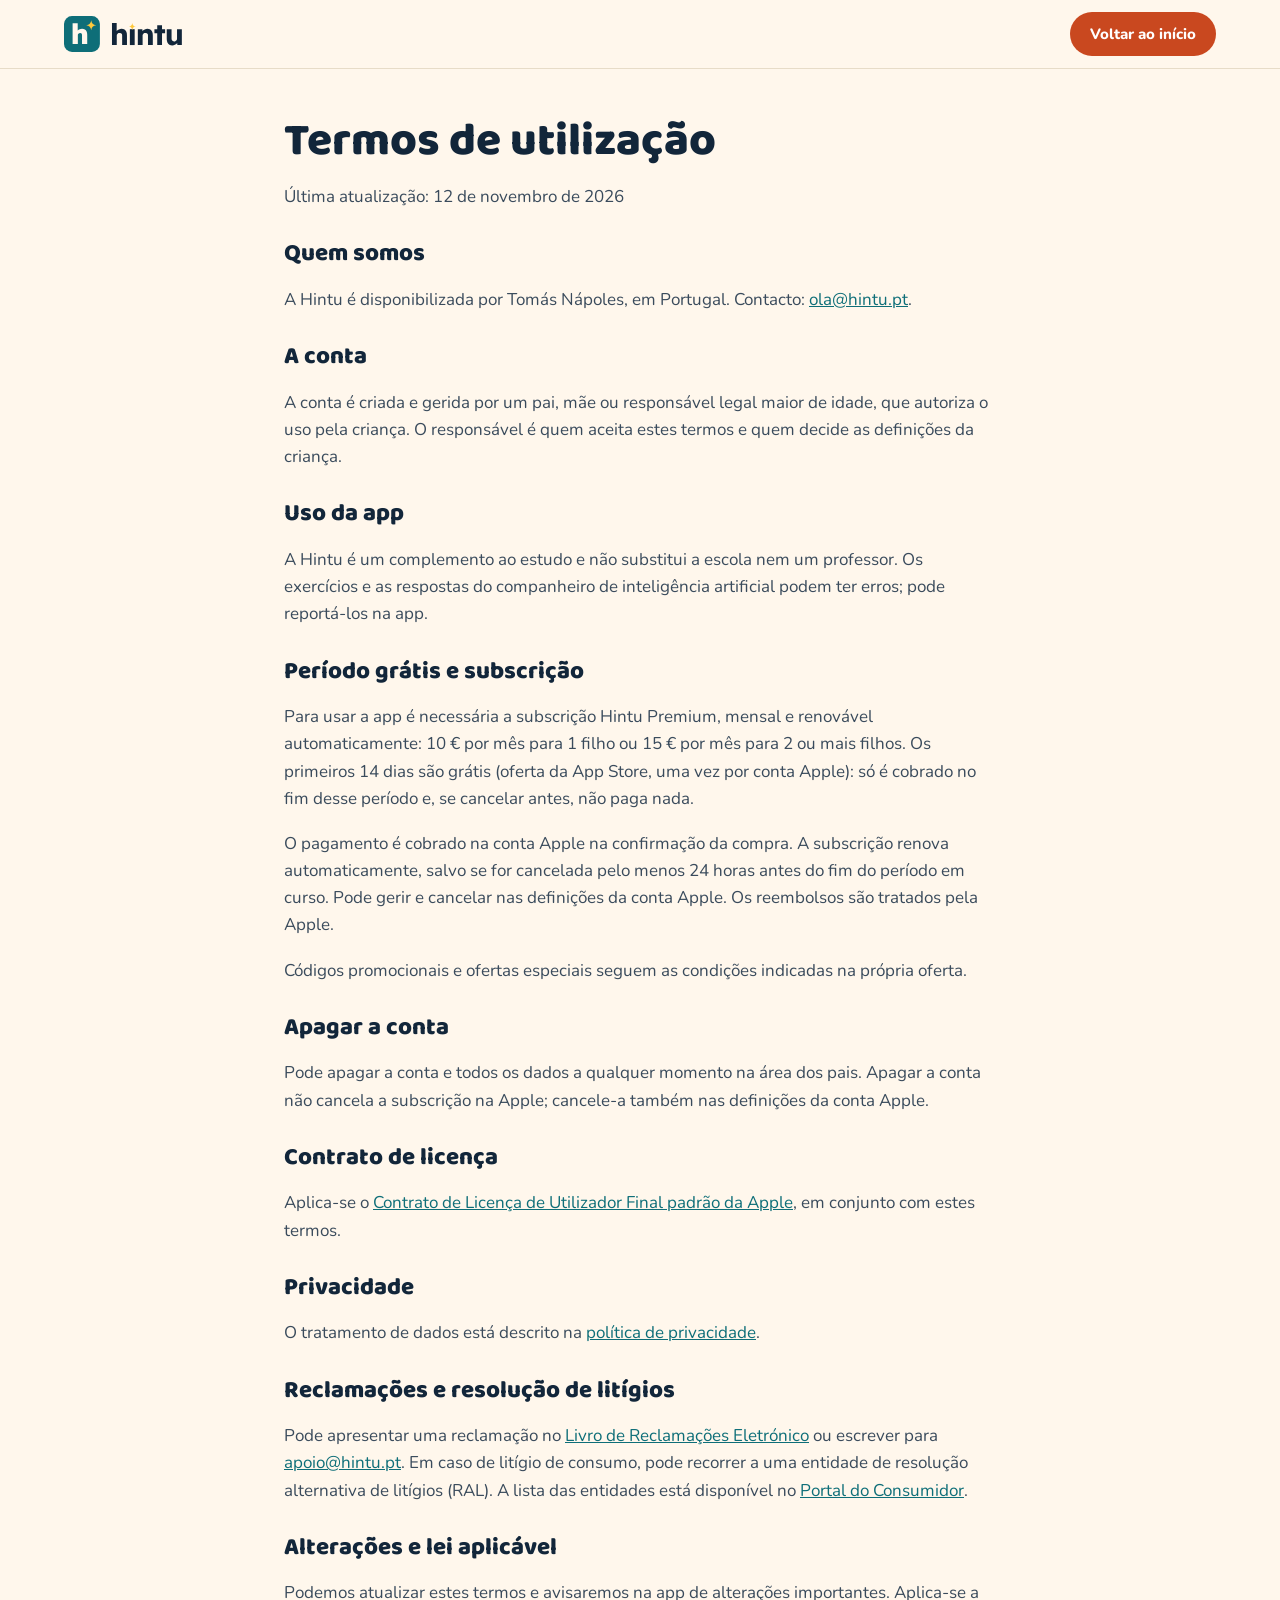
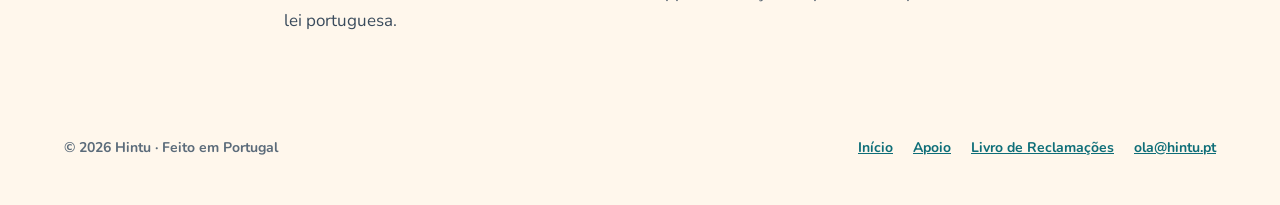
<file: termos.html>
<!DOCTYPE html>
<html lang="pt-PT">
<head>
<meta charset="utf-8">
<meta name="viewport" content="width=device-width, initial-scale=1, viewport-fit=cover">
<title>Termos de utilização · Hintu</title>
<meta name="description" content="Termos de utilização da Hintu: conta dos pais, período grátis, subscrição Premium e cancelamento.">
<link rel="canonical" href="https://hintu.pt/termos">
<meta name="theme-color" content="#FFF7EC">
<link rel="icon" href="/favicon.svg?v=2" type="image/svg+xml">
<link rel="icon" href="/favicon.ico?v=2" sizes="32x32">
<link rel="apple-touch-icon" href="/apple-touch-icon.png?v=2">
<link rel="stylesheet" href="/site.css?v=2">
</head>
<body>
<a class="skip" href="#conteudo">Saltar para o conteúdo</a>
<header class="site">
  <nav class="main wrap" aria-label="Principal">
    <a href="/" class="logo" aria-label="Hintu, página inicial"><img src="/logo-hintu.svg" alt="Hintu" width="120" height="36"></a>
    <a href="/" class="btn btn-coral btn-sm">Voltar ao início</a>
  </nav>
</header>

<main id="conteudo" class="legal">
  <h1>Termos de utilização</h1>
  <p>Última atualização: 12 de novembro de 2026</p>

  <h2>Quem somos</h2>
  <p>A Hintu é disponibilizada por Tomás Nápoles, em Portugal. Contacto: <a href="mailto:ola@hintu.pt">ola@hintu.pt</a>.</p>

  <h2>A conta</h2>
  <p>A conta é criada e gerida por um pai, mãe ou responsável legal maior de idade, que autoriza o uso pela criança. O responsável é quem aceita estes termos e quem decide as definições da criança.</p>

  <h2>Uso da app</h2>
  <p>A Hintu é um complemento ao estudo e não substitui a escola nem um professor. Os exercícios e as respostas do companheiro de inteligência artificial podem ter erros; pode reportá-los na app.</p>

  <h2>Período grátis e subscrição</h2>
  <p>Para usar a app é necessária a subscrição Hintu Premium, mensal e renovável automaticamente: 10 € por mês para 1 filho ou 15 € por mês para 2 ou mais filhos. Os primeiros 14 dias são grátis (oferta da App Store, uma vez por conta Apple): só é cobrado no fim desse período e, se cancelar antes, não paga nada.</p>
  <p>O pagamento é cobrado na conta Apple na confirmação da compra. A subscrição renova automaticamente, salvo se for cancelada pelo menos 24 horas antes do fim do período em curso. Pode gerir e cancelar nas definições da conta Apple. Os reembolsos são tratados pela Apple.</p>
  <p>Códigos promocionais e ofertas especiais seguem as condições indicadas na própria oferta.</p>

  <h2>Apagar a conta</h2>
  <p>Pode apagar a conta e todos os dados a qualquer momento na área dos pais. Apagar a conta não cancela a subscrição na Apple; cancele-a também nas definições da conta Apple.</p>

  <h2>Contrato de licença</h2>
  <p>Aplica-se o <a href="https://www.apple.com/legal/internet-services/itunes/dev/stdeula/">Contrato de Licença de Utilizador Final padrão da Apple</a>, em conjunto com estes termos.</p>

  <h2>Privacidade</h2>
  <p>O tratamento de dados está descrito na <a href="/privacidade">política de privacidade</a>.</p>

  <h2>Reclamações e resolução de litígios</h2>
  <p>Pode apresentar uma reclamação no <a href="https://www.livroreclamacoes.pt" target="_blank" rel="noopener">Livro de Reclamações Eletrónico</a> ou escrever para <a href="mailto:apoio@hintu.pt">apoio@hintu.pt</a>. Em caso de litígio de consumo, pode recorrer a uma entidade de resolução alternativa de litígios (RAL). A lista das entidades está disponível no <a href="https://www.consumidor.gov.pt" target="_blank" rel="noopener">Portal do Consumidor</a>.</p>

  <h2>Alterações e lei aplicável</h2>
  <p>Podemos atualizar estes termos e avisaremos na app de alterações importantes. Aplica-se a lei portuguesa.</p>
</main>

<footer class="site wrap">
  <span>© 2026 Hintu · Feito em Portugal</span>
  <nav aria-label="Rodapé">
    <a href="/">Início</a>
    <a href="/apoio">Apoio</a>
    <a href="https://www.livroreclamacoes.pt" target="_blank" rel="noopener">Livro de Reclamações</a>
    <a href="mailto:ola@hintu.pt">ola@hintu.pt</a>
  </nav>
</footer>
<script defer src="https://static.cloudflareinsights.com/beacon.min.js" data-cf-beacon='{"token": "89fdaeefa7e04f49ab7139c86f5a6e63"}'></script>
</body>
</html>
</file>
<file: site.css>
@font-face{font-family:"Nunito";font-style:normal;font-weight:400;font-display:swap;src:url(nunito-latin-400-normal.woff2) format("woff2")}
@font-face{font-family:"Nunito";font-style:normal;font-weight:700;font-display:swap;src:url(nunito-latin-700-normal.woff2) format("woff2")}
@font-face{font-family:"Nunito";font-style:normal;font-weight:800;font-display:swap;src:url(nunito-latin-800-normal.woff2) format("woff2")}
@font-face{font-family:"Baloo 2";font-style:normal;font-weight:700;font-display:swap;src:url(baloo-2-latin-700-normal.woff2) format("woff2")}
@font-face{font-family:"Baloo 2";font-style:normal;font-weight:800;font-display:swap;src:url(baloo-2-latin-800-normal.woff2) format("woff2")}

:root{
  --ink:#12263A; --body:#3A4B5C; --muted:#5B6B7A; --line:#E7DCC8; --sand:#FFF7EC;
  --sea:#0E6E78; --sea-dark:#0A545C; --coral:#C9481F; --coral-dark:#A93A17; --sun:#FFC93C; --sun-soft:#FFE7A3; --kelp:#1E7A47;
}
*{box-sizing:border-box}
html{scroll-behavior:smooth;scroll-padding-top:84px}
body{margin:0;background:var(--sand);color:var(--ink);font-family:Nunito,system-ui,-apple-system,sans-serif;-webkit-font-smoothing:antialiased}
img{display:block}
a{color:var(--sea)} a:hover{color:var(--sea-dark)}
h1,h2,.display{font-family:'Baloo 2',sans-serif;font-weight:800}
.wrap{max-width:1200px;margin:0 auto;padding-left:24px;padding-right:24px}
.eyebrow{font-weight:800;color:var(--sea);font-size:15px;letter-spacing:.04em}
.h2{margin:0;font-size:clamp(32px,3.6vw,44px);line-height:1.05}
.lead{margin:0;font-size:18px;line-height:1.55;color:var(--body)}
:focus-visible{outline:3px solid var(--sea);outline-offset:3px;border-radius:8px}

/* Buttons */
.btn{display:inline-flex;align-items:center;justify-content:center;gap:10px;min-height:56px;padding:16px 28px;border-radius:999px;font-weight:800;font-size:18px;text-decoration:none;border:0;cursor:pointer;font-family:inherit;text-align:center;line-height:1.2;transition:transform .12s ease, background .12s ease}
.btn:active{transform:scale(.98)}
.btn-coral{background:var(--coral);color:#fff} .btn-coral:hover{background:var(--coral-dark);color:#fff}
.btn-ink{background:var(--ink);color:#fff} .btn-ink:hover{background:#0B1A29;color:#fff}
.btn-sm{min-height:44px;padding:10px 20px;font-size:15px}
.apple{width:18px;height:22px;flex-shrink:0}

/* Preview banner */
.preview-bar{background:var(--ink);color:#fff;font-size:13px;font-weight:700;text-align:center;padding:8px 16px;line-height:1.4}
.preview-bar span{color:var(--sun)}

/* Header */
header.site{position:sticky;top:0;z-index:20;background:rgba(255,247,236,.98);backdrop-filter:saturate(1.2) blur(8px);-webkit-backdrop-filter:saturate(1.2) blur(8px);border-bottom:1px solid var(--line)}
nav.main{display:flex;align-items:center;justify-content:space-between;gap:16px;padding-top:12px;padding-bottom:12px}
.logo{display:flex;align-items:center;gap:10px;text-decoration:none;color:var(--ink)}
.logo img{height:36px;width:auto;display:block}
.nav-links{display:flex;align-items:center;gap:24px;font-weight:700;font-size:15px}
.nav-links a:not(.btn){color:var(--ink);text-decoration:none}
.nav-links a:not(.btn):hover{color:var(--sea)}
.menu-btn{display:none;width:44px;height:44px;border-radius:12px;border:0;background:#fff;align-items:center;justify-content:center;cursor:pointer}

/* Hero */
.hero{display:flex;flex-wrap:wrap;align-items:center;gap:48px;padding-top:64px;padding-bottom:56px}
.hero-copy{flex:1 1 480px;min-width:0;display:flex;flex-direction:column;gap:22px}
.badge{align-self:flex-start;background:var(--sun);color:var(--ink);font-weight:800;font-size:13px;padding:6px 12px;border-radius:999px;letter-spacing:.02em}
.hero h1{margin:0;font-size:clamp(40px,5vw,64px);line-height:1.02;letter-spacing:-.01em}
.hero .sub{margin:0;font-size:20px;line-height:1.5;color:var(--body);max-width:560px}
.cta-row{display:flex;flex-wrap:wrap;gap:12px;align-items:center}
.link-strong{color:var(--sea);font-weight:800;font-size:17px;padding:14px 8px;min-height:44px;display:inline-flex;align-items:center}
.micro{margin:0;font-size:14px;color:var(--muted);font-weight:700}
.hero-art{flex:1 1 380px;min-width:0;display:flex;justify-content:center;position:relative}
.hero-art .sun{position:absolute;width:420px;height:420px;border-radius:50%;background:var(--sun-soft);top:40px}
.phone{position:relative;width:300px;height:612px;border-radius:46px;background:var(--ink);padding:12px;box-shadow:0 30px 60px rgba(18,38,58,.25)}
.screen{width:100%;height:100%;border-radius:36px;background:var(--sand);overflow:hidden;display:flex;flex-direction:column;padding:34px 16px 16px;gap:12px}
.screen-top{display:flex;justify-content:space-between;align-items:center;font-size:12px;font-weight:800;color:var(--muted)}
.streak{background:#fff;border-radius:999px;padding:4px 10px;color:var(--coral)}
.bar{height:6px;border-radius:3px;background:var(--line)} .bar i{display:block;width:40%;height:6px;border-radius:3px;background:var(--sea)}
.q{margin:6px 0 0;font-size:21px;line-height:1.15}
.opts{display:flex;flex-direction:column;gap:8px}
.opt{display:flex;align-items:center;gap:10px;background:#fff;border:2px solid var(--line);border-radius:14px;padding:10px 12px;font-weight:700}
.opt b{width:26px;height:26px;border-radius:8px;background:#F5EEE2;display:flex;align-items:center;justify-content:center;font-size:13px}
.hint{margin-top:auto;display:flex;align-items:flex-end;gap:6px}
.hint img{width:70px;height:77px;flex-shrink:0}
.hint p{margin:0;background:#fff;border-radius:14px 14px 14px 4px;padding:10px 12px;font-size:13px;line-height:1.35;font-weight:600}

/* Trust strip */
.trust{border-top:1px solid var(--line);border-bottom:1px solid var(--line);background:#fff}
.trust .wrap{padding-top:20px;padding-bottom:20px;display:flex;flex-wrap:wrap;justify-content:space-between;gap:16px 32px;font-weight:800;font-size:15px}
.trust span{display:flex;align-items:center;gap:8px}

/* Cards */
.section{padding-top:88px;padding-bottom:40px;display:flex;flex-direction:column;gap:32px}
.grid3{display:grid;grid-template-columns:repeat(auto-fit,minmax(260px,1fr));gap:20px}
.card{background:#fff;border-radius:24px;padding:28px;display:flex;flex-direction:column;gap:10px}
.card .quote{margin:0;font-size:24px;line-height:1.15}
.card p{margin:0;font-size:16px;line-height:1.5;color:var(--body)}
ol.steps{margin:0;padding:0;list-style:none}
.step{display:flex;flex-direction:column;gap:12px;padding:28px;border-radius:24px;border:2px solid var(--line)}
.step .n{width:44px;height:44px;border-radius:50%;background:var(--sea);color:#fff;font-family:'Baloo 2',sans-serif;font-weight:800;font-size:22px;display:flex;align-items:center;justify-content:center}
.step .t{margin:0;font-weight:800;font-size:20px}
.step p{margin:0;font-size:16px;line-height:1.5;color:var(--body)}

/* Companion (teal) */
.teal{background:var(--sea);color:#fff;margin-top:48px}
.teal .wrap{padding-top:80px;padding-bottom:80px;display:flex;flex-wrap:wrap;gap:48px;align-items:center}
.teal .copy{flex:1 1 440px;min-width:0;display:flex;flex-direction:column;gap:18px}
.teal .eyebrow{color:var(--sun)}
.teal .lead{color:#E3F1F2}
.avatars{display:flex;gap:8px;flex-wrap:wrap}
.avatars img{width:76px;height:84px;background:var(--sand);border-radius:20px;padding:6px}
.chat{flex:1 1 420px;min-width:0;background:var(--sand);color:var(--ink);border-radius:28px;padding:24px;display:flex;flex-direction:column;gap:12px}
.me{margin:0;align-self:flex-end;background:var(--ink);color:#fff;border-radius:18px 18px 4px 18px;padding:12px 16px;font-size:16px;font-weight:600;max-width:80%}
.it{display:flex;align-items:flex-end;gap:8px}
.it img{width:56px;height:62px;flex-shrink:0}
.it p{margin:0;background:#fff;border-radius:18px 18px 18px 4px;padding:12px 16px;font-size:16px;line-height:1.45;font-weight:600}

/* Parents */
.parents-row{display:flex;flex-wrap:wrap;gap:24px;align-items:stretch}
.feat{flex:2 1 520px;min-width:0;display:grid;grid-template-columns:repeat(2,minmax(0,1fr));gap:16px}
.feat div{background:#fff;border-radius:22px;padding:24px;display:flex;flex-direction:column;gap:8px}
.feat .t{margin:0;font-weight:800;font-size:18px}
.feat p{margin:0;font-size:15px;line-height:1.5;color:var(--body)}
.lock{flex:1 1 280px;min-width:0;background:var(--ink);color:#fff;border-radius:28px;padding:28px;display:flex;flex-direction:column;align-items:center;justify-content:center;gap:12px;text-align:center}
.lock img{width:96px;height:106px}
.lock .big{margin:0;font-size:30px;line-height:1}
.lock p{margin:0;font-size:15px;color:#C9D6E0}
.lock .pill{margin-top:6px;border:2px solid #fff;border-radius:999px;padding:10px 18px;font-weight:800;font-size:15px}
.lock small{font-size:13px;color:#C9D6E0}

/* Safety */
.safety{display:flex;flex-wrap:wrap;gap:48px;padding-top:72px;padding-bottom:40px}
.safety .copy{flex:1 1 360px;min-width:0;display:flex;flex-direction:column;gap:14px}
.checks{flex:2 1 520px;min-width:0;margin:0;padding:0;list-style:none;display:grid;grid-template-columns:repeat(auto-fit,minmax(240px,1fr));gap:14px}
.checks li{display:flex;gap:12px;align-items:flex-start;background:#fff;border-radius:20px;padding:20px;font-size:16px;line-height:1.45}
.checks svg{flex-shrink:0}

/* Founders */
.founders{padding-top:48px;padding-bottom:88px}
.founders .box{background:var(--sun);border-radius:32px;padding:clamp(28px,4vw,56px);display:flex;flex-wrap:wrap;gap:32px;align-items:center;justify-content:space-between}
.founders .copy{flex:2 1 460px;min-width:0;display:flex;flex-direction:column;gap:16px}
.founders .tag{align-self:flex-start;background:var(--ink);color:#fff;font-weight:800;font-size:13px;padding:6px 12px;border-radius:999px;letter-spacing:.02em}
.founders h2{margin:0;font-size:clamp(32px,3.6vw,48px);line-height:1.02}
.founders ul{margin:0;padding:0 0 0 20px;display:flex;flex-direction:column;gap:8px;font-size:17px;line-height:1.45;font-weight:700}
.founders .pals{display:flex;gap:6px;align-items:flex-end}
.founders .pals img{width:92px;height:101px}

/* FAQ */
.faq{max-width:880px;margin:0 auto;padding:0 24px 72px;display:flex;flex-direction:column;gap:20px}
.faq details{background:#fff;border-radius:18px;padding:18px 22px}
.faq summary{font-weight:800;font-size:18px;cursor:pointer;list-style:none;display:flex;justify-content:space-between;gap:12px;align-items:center}
.faq summary::-webkit-details-marker{display:none}
.faq summary::after{content:"+";font-family:'Baloo 2',sans-serif;font-size:26px;line-height:1;color:var(--sea);flex-shrink:0}
.faq details[open] summary::after{content:"–"}
.faq details p{margin:10px 0 0;font-size:16px;line-height:1.55;color:var(--body)}

/* Final CTA + waitlist */
.final{background:var(--ink);color:#fff}
.final .wrap{padding-top:72px;padding-bottom:72px;display:flex;flex-wrap:wrap;gap:40px;align-items:center}
.final .copy{flex:1 1 420px;min-width:0;display:flex;flex-direction:column;gap:14px}
.final .lead{color:#C9D6E0}
form.wait{flex:1 1 380px;min-width:0;background:var(--sand);color:var(--ink);border-radius:24px;padding:24px;display:flex;flex-direction:column;gap:12px}
form.wait label{font-weight:800;font-size:16px}
form.wait input{min-height:52px;border-radius:14px;border:2px solid var(--line);padding:0 16px;font-size:17px;font-family:inherit;color:var(--ink);background:#fff}
form.wait input:focus{border-color:var(--sea);outline:none}
form.wait .err{margin:0;color:var(--coral);font-weight:700;font-size:14px;display:none}
form.wait .fine{margin:0;font-size:13px;color:var(--muted)}
.thanks{display:none;flex-direction:column;gap:6px}
.thanks p{margin:0}
form.wait.done .fields{display:none}
form.wait.done .thanks{display:flex}
.fields{display:flex;flex-direction:column;gap:12px}

footer.site{display:flex;flex-wrap:wrap;justify-content:space-between;gap:16px;font-size:14px;color:var(--muted);font-weight:700;padding-top:32px;padding-bottom:48px}
footer.site nav{display:flex;gap:20px;flex-wrap:wrap}

/* Sticky mobile CTA */
.sticky-cta{position:fixed;left:0;right:0;bottom:0;z-index:30;background:#fff;border-top:1px solid var(--line);padding:12px 16px calc(14px + env(safe-area-inset-bottom));display:none;flex-direction:column;gap:6px;box-shadow:0 -8px 24px rgba(18,38,58,.08);transform:translateY(110%);transition:transform .25s ease}
.sticky-cta.show{transform:translateY(0)}
.sticky-cta .btn{width:100%}
.sticky-cta p{margin:0;text-align:center;font-size:12px;font-weight:700;color:var(--muted)}

/* Toast */
.toast{position:fixed;left:50%;bottom:24px;transform:translate(-50%,20px);opacity:0;pointer-events:none;background:var(--ink);color:#fff;font-weight:700;font-size:15px;line-height:1.4;padding:14px 18px;border-radius:16px;max-width:min(92vw,440px);text-align:center;z-index:40;transition:opacity .2s ease, transform .2s ease;box-shadow:0 12px 30px rgba(18,38,58,.3)}
.toast.show{opacity:1;transform:translate(-50%,0)}

/* Mobile */
@media (max-width:760px){
  html{scroll-padding-top:72px}
  .logo img{height:30px}
  .menu-btn{display:flex}
  .nav-links{display:none;position:absolute;left:0;right:0;top:100%;background:var(--sand);border-bottom:1px solid var(--line);flex-direction:column;align-items:stretch;gap:0;padding:8px 20px 16px}
  .nav-links.open{display:flex}
  .nav-links a:not(.btn){padding:14px 4px;border-bottom:1px solid var(--line);font-size:17px}
  .nav-links .btn{margin-top:12px}
  .hero{padding-top:28px;gap:28px}
  .hero .sub{font-size:17px}
  .hero-art .sun{width:300px;height:300px;top:24px}
  .phone{width:250px;height:510px;border-radius:40px;padding:10px}
  .screen{border-radius:31px;padding:28px 13px 13px;gap:10px}
  .q{font-size:18px}
  .opt{padding:8px 10px;font-size:15px}
  .hint img{width:58px;height:64px}
  .hint p{font-size:12px}
  .section{padding-top:64px}
  .teal .wrap{padding-top:56px;padding-bottom:56px}
  .avatars img{width:60px;height:66px;border-radius:16px}
  .founders .pals{display:none}
  .feat{grid-template-columns:1fr}
  .hero .cta-row .btn{width:100%}
  .hero .cta-row .link-strong{width:100%;justify-content:center}
  .sticky-cta{display:flex}
  body{padding-bottom:110px}
  .toast{bottom:120px}
}
@media (prefers-reduced-motion:reduce){html{scroll-behavior:auto}*{transition:none!important}}

/* Matéria */
.subjects{display:grid;grid-template-columns:repeat(auto-fit,minmax(260px,1fr));gap:20px}
.subj{background:#fff;border-radius:24px;padding:28px;display:flex;flex-direction:column;gap:12px}
.subj h3{margin:0;font-family:'Baloo 2',sans-serif;font-weight:800;font-size:24px;line-height:1.1}
.subj ul{margin:0;padding:0;list-style:none;display:flex;flex-direction:column;gap:8px}
.subj li{display:flex;gap:10px;align-items:flex-start;font-size:16px;line-height:1.4;color:var(--body)}
.subj li::before{content:"";flex-shrink:0;width:8px;height:8px;border-radius:50%;background:var(--sea);margin-top:7px}
.subj .tag{align-self:flex-start;font-size:13px;font-weight:800;padding:4px 10px;border-radius:999px;background:#E3F1F2;color:var(--sea-dark)}
/* Waitlist extras */
.plat{display:flex;gap:8px;flex-wrap:wrap;border:0;margin:0;padding:0}
.plat legend{font-weight:800;font-size:16px;margin-bottom:8px;padding:0}
.plat label{display:inline-flex;align-items:center;gap:8px;min-height:44px;padding:0 16px;border:2px solid var(--line);border-radius:999px;background:#fff;font-weight:700;cursor:pointer}
.plat input{accent-color:var(--sea);width:18px;height:18px;margin:0}
.plat label:has(input:checked){border-color:var(--sea);background:#E3F1F2}
form.wait .btn[disabled]{opacity:.6;cursor:wait}
/* Legal pages */
.legal{max-width:760px;margin:0 auto;padding:48px 24px 72px;display:flex;flex-direction:column;gap:18px}
.legal h1{margin:0;font-size:clamp(34px,5vw,46px);line-height:1.05}
.legal h2{margin:12px 0 0;font-size:24px;line-height:1.15}
.legal p,.legal li{margin:0;font-size:17px;line-height:1.6;color:var(--body)}
.legal ul{margin:0;padding-left:22px;display:flex;flex-direction:column;gap:6px}
.legal .meta{font-size:14px;color:var(--muted);font-weight:700}
.skip{position:absolute;left:-9999px;top:8px;background:var(--ink);color:#fff;padding:10px 14px;border-radius:10px;z-index:50}
.skip:focus{left:8px}

[hidden]{display:none!important}
@media (max-width:760px){.founders .cta-row .btn{width:100%}}
@media (max-width:960px){
  .menu-btn{display:flex}
  .nav-links{display:none;position:absolute;left:0;right:0;top:100%;background:var(--sand);border-bottom:1px solid var(--line);flex-direction:column;align-items:stretch;gap:0;padding:8px 20px 16px}
  .nav-links.open{display:flex}
  .nav-links a:not(.btn){padding:14px 4px;border-bottom:1px solid var(--line);font-size:17px}
  .nav-links .btn{margin-top:12px}
}

.price-list{list-style:none;padding:0!important;margin:0;display:flex;flex-direction:column;gap:8px}
.price-list li{display:flex;justify-content:space-between;gap:16px;background:#fff;border-radius:16px;padding:14px 18px;font-size:18px}
.price-list b{font-weight:800}
.fine-dark{margin:0;font-size:15px;line-height:1.5}
</file>
